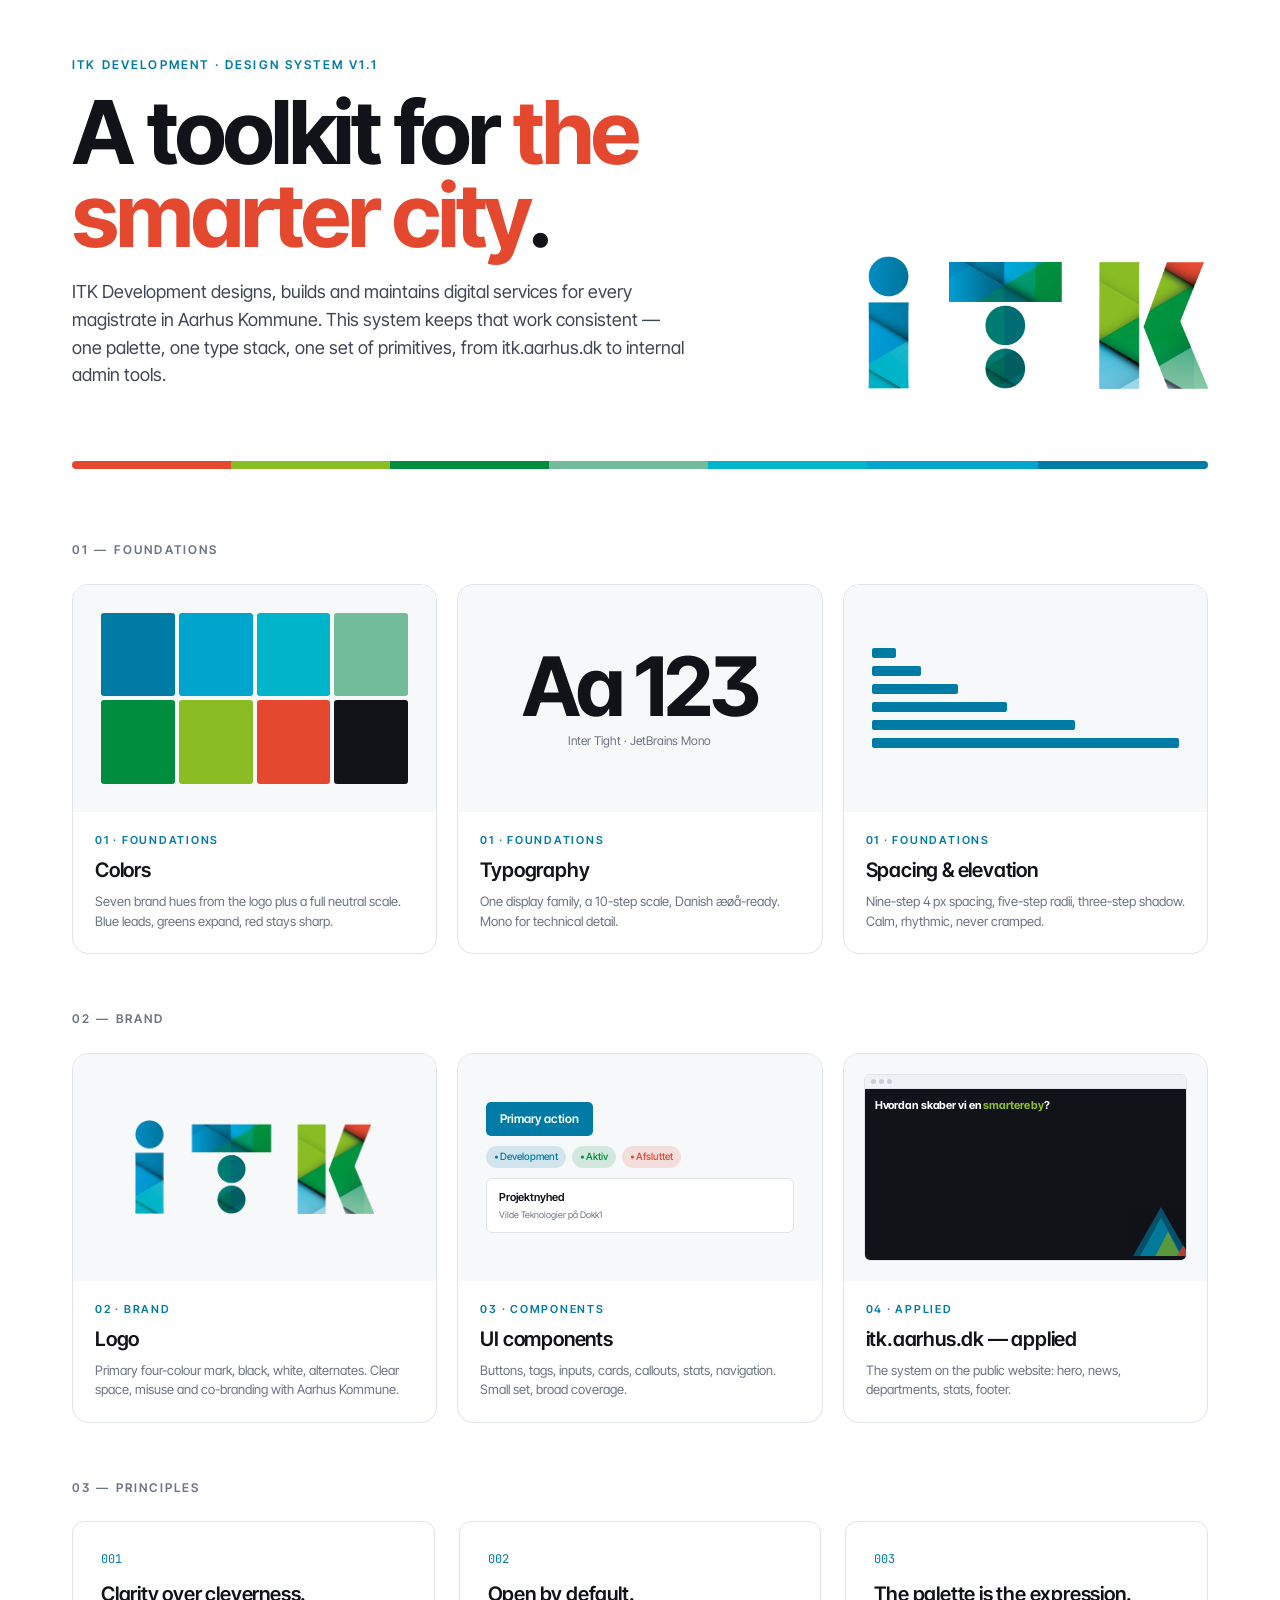
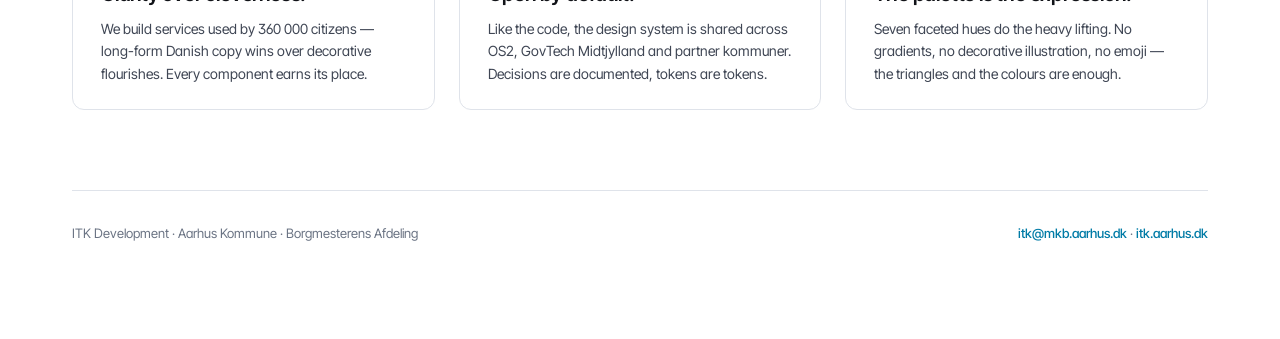
<file: index.html>
<!doctype html>
<html lang="en">
<head>
<meta charset="utf-8">
<title>ITK Development — Design System</title>
<link href="https://fonts.googleapis.com/css2?family=Inter+Tight:wght@400;500;600;700&family=JetBrains+Mono:wght@400;500&display=swap" rel="stylesheet">
<link rel="stylesheet" href="tokens.css">
<style>
  body { background: var(--itk-paper); }
  .shell { max-width: 1200px; margin: 0 auto; padding: 56px 32px 96px; }

  /* Masthead */
  .mast { display: grid; grid-template-columns: 1fr 380px; gap: 40px; margin-bottom: 72px; align-items: end; }
  .mast .eye { font-size: 12px; letter-spacing: 0.18em; text-transform: uppercase; color: var(--itk-blue); font-weight: 600; }
  .mast h1 { font-size: 88px; line-height: 0.95; letter-spacing: -0.035em; font-weight: 700; margin: 16px 0 20px; max-width: 820px; }
  .mast h1 em { font-style: normal; color: var(--itk-red); }
  .mast p { font-size: 18px; color: var(--itk-slate-700); max-width: 620px; line-height: 1.55; margin: 0; }
  .mast .logomark { display: flex; align-items: center; justify-content: flex-end; }
  .mast .logomark img { max-width: 100%; }

  /* Rainbow divider */
  .rainbow { height: 8px; border-radius: 999px; margin: 0 0 72px;
    background: linear-gradient(to right,
      var(--itk-red) 0 14%,
      var(--itk-lime) 14% 28%,
      var(--itk-green) 28% 42%,
      var(--itk-mint) 42% 56%,
      var(--itk-aqua) 56% 70%,
      var(--itk-cyan) 70% 85%,
      var(--itk-blue) 85% 100%);
  }

  /* Index grid */
  h2.sec { font-size: 12px; letter-spacing: 0.18em; text-transform: uppercase; color: var(--itk-slate-500); font-weight: 600; margin: 56px 0 24px; }
  .cards { display: grid; grid-template-columns: repeat(3, 1fr); gap: 20px; }
  .dcard { border: 1px solid var(--itk-slate-200); border-radius: 16px; overflow: hidden; text-decoration: none; color: inherit; display: flex; flex-direction: column; background: #fff; transition: transform .18s, box-shadow .18s, border-color .18s; }
  .dcard:hover { transform: translateY(-2px); box-shadow: var(--itk-shadow-2); border-color: var(--itk-slate-300); }
  .dcard .preview { aspect-ratio: 16/10; position: relative; overflow: hidden; background: var(--itk-slate-50); display: flex; align-items: center; justify-content: center; padding: 28px; }
  .dcard .meta { padding: 20px 22px 22px; }
  .dcard .idx { font-size: 11px; letter-spacing: 0.16em; text-transform: uppercase; color: var(--itk-blue); font-weight: 600; }
  .dcard h3 { font-size: 20px; margin: 6px 0 6px; letter-spacing: -0.01em; font-weight: 600; }
  .dcard p { font-size: 13px; color: var(--itk-slate-500); margin: 0; line-height: 1.5; }

  /* Preview miniatures */
  .mini-palette { display: grid; grid-template-columns: repeat(4, 1fr); grid-template-rows: repeat(2, 1fr); gap: 4px; width: 100%; height: 100%; }
  .mini-palette div { border-radius: 3px; }
  .mini-type { text-align: center; font-family: var(--itk-font-display); }
  .mini-type .big { font-size: 82px; font-weight: 700; letter-spacing: -0.04em; line-height: 1; color: var(--itk-ink); }
  .mini-type .alpha { font-size: 12px; color: var(--itk-slate-500); margin-top: 4px; }
  .mini-space { display: flex; flex-direction: column; gap: 8px; width: 100%; }
  .mini-space .r { height: 10px; background: var(--itk-blue); border-radius: 2px; }
  .mini-space .r:nth-child(1) { width: 8%; }
  .mini-space .r:nth-child(2) { width: 16%; }
  .mini-space .r:nth-child(3) { width: 28%; }
  .mini-space .r:nth-child(4) { width: 44%; }
  .mini-space .r:nth-child(5) { width: 66%; }
  .mini-space .r:nth-child(6) { width: 100%; }
  .mini-logo { max-width: 80%; max-height: 80%; }
  .mini-comp { display: flex; flex-direction: column; gap: 10px; align-items: flex-start; width: 100%; }
  .mini-comp .btn { background: var(--itk-blue); color: #fff; padding: 8px 14px; border-radius: 5px; font-size: 12px; font-weight: 600; }
  .mini-comp .chips { display: flex; gap: 6px; }
  .mini-comp .chip { padding: 3px 8px; border-radius: 999px; font-size: 10px; font-weight: 500; }
  .mini-comp .chip.g { background: rgba(0,141,61,0.15); color: var(--itk-green); }
  .mini-comp .chip.b { background: rgba(0,123,166,0.15); color: var(--itk-blue); }
  .mini-comp .chip.r { background: rgba(228,73,48,0.15); color: var(--itk-red); }
  .mini-comp .card { width: 100%; padding: 10px 12px; border: 1px solid var(--itk-slate-200); border-radius: 6px; background: #fff; }
  .mini-comp .card .t { font-size: 11px; font-weight: 600; }
  .mini-comp .card .s { font-size: 9px; color: var(--itk-slate-500); margin-top: 2px; }
  .mini-site { background: #fff; border: 1px solid var(--itk-slate-200); border-radius: 6px; width: 100%; height: 100%; overflow: hidden; display: flex; flex-direction: column; }
  .mini-site .bar { height: 14px; background: var(--itk-slate-100); border-bottom: 1px solid var(--itk-slate-200); display: flex; align-items: center; padding: 0 6px; gap: 3px; }
  .mini-site .bar span { width: 5px; height: 5px; border-radius: 50%; background: var(--itk-slate-300); }
  .mini-site .inner { flex: 1; padding: 10px; background: var(--itk-ink); color: #fff; position: relative; overflow: hidden; }
  .mini-site .inner h { display: block; font-size: 11px; font-weight: 700; line-height: 1.1; letter-spacing: -0.01em; }
  .mini-site .inner h em { font-style: normal; color: var(--itk-lime); }
  .mini-site .tri { position: absolute; bottom: -10px; right: -10px; width: 70px; height: 70px; opacity: 0.85; }

  /* Principles */
  .principles { display: grid; grid-template-columns: repeat(3, 1fr); gap: 24px; }
  .prin { padding: 28px 28px 24px; border: 1px solid var(--itk-slate-200); border-radius: 12px; }
  .prin .n { font-family: var(--itk-font-mono); font-size: 12px; color: var(--itk-blue); }
  .prin h4 { font-size: 20px; margin: 10px 0 8px; letter-spacing: -0.01em; font-weight: 600; }
  .prin p { font-size: 14px; color: var(--itk-slate-700); line-height: 1.6; margin: 0; }

  /* Meta footer */
  .meta-foot { margin-top: 80px; padding-top: 32px; border-top: 1px solid var(--itk-slate-200); display: flex; justify-content: space-between; font-size: 13px; color: var(--itk-slate-500); }
  .meta-foot a { color: var(--itk-blue); text-decoration: none; font-weight: 500; }
</style>
</head>
<body>

<div class="shell">

  <div class="mast">
    <div>
      <div class="eye">ITK Development · Design System v1.1</div>
      <h1>A toolkit for <em>the smarter city</em>.</h1>
      <p>ITK Development designs, builds and maintains digital services for every magistrate in Aarhus Kommune. This system keeps that work consistent — one palette, one type stack, one set of primitives, from itk.aarhus.dk to internal admin tools.</p>
    </div>
    <div class="logomark">
      <img src="assets/logos/itk-4f-1.png" alt="ITK primary logo" style="max-width: 340px;">
    </div>
  </div>

  <div class="rainbow"></div>

  <h2 class="sec">01 — Foundations</h2>
  <div class="cards">
    <a class="dcard" href="tokens/colors.html">
      <div class="preview">
        <div class="mini-palette">
          <div style="background: var(--itk-blue)"></div>
          <div style="background: var(--itk-cyan)"></div>
          <div style="background: var(--itk-aqua)"></div>
          <div style="background: var(--itk-mint)"></div>
          <div style="background: var(--itk-green)"></div>
          <div style="background: var(--itk-lime)"></div>
          <div style="background: var(--itk-red)"></div>
          <div style="background: var(--itk-ink)"></div>
        </div>
      </div>
      <div class="meta">
        <div class="idx">01 · Foundations</div>
        <h3>Colors</h3>
        <p>Seven brand hues from the logo plus a full neutral scale. Blue leads, greens expand, red stays sharp.</p>
      </div>
    </a>

    <a class="dcard" href="tokens/typography.html">
      <div class="preview">
        <div class="mini-type">
          <div class="big">Aa 123</div>
          <div class="alpha">Inter Tight · JetBrains Mono</div>
        </div>
      </div>
      <div class="meta">
        <div class="idx">01 · Foundations</div>
        <h3>Typography</h3>
        <p>One display family, a 10-step scale, Danish æøå-ready. Mono for technical detail.</p>
      </div>
    </a>

    <a class="dcard" href="tokens/spacing.html">
      <div class="preview">
        <div class="mini-space">
          <div class="r"></div><div class="r"></div><div class="r"></div>
          <div class="r"></div><div class="r"></div><div class="r"></div>
        </div>
      </div>
      <div class="meta">
        <div class="idx">01 · Foundations</div>
        <h3>Spacing &amp; elevation</h3>
        <p>Nine-step 4&thinsp;px spacing, five-step radii, three-step shadow. Calm, rhythmic, never cramped.</p>
      </div>
    </a>
  </div>

  <h2 class="sec">02 — Brand</h2>
  <div class="cards">
    <a class="dcard" href="tokens/logo.html">
      <div class="preview" style="padding: 32px;">
        <img class="mini-logo" src="assets/logos/itk-4f-1.png" alt="">
      </div>
      <div class="meta">
        <div class="idx">02 · Brand</div>
        <h3>Logo</h3>
        <p>Primary four-colour mark, black, white, alternates. Clear space, misuse and co-branding with Aarhus Kommune.</p>
      </div>
    </a>

    <a class="dcard" href="tokens/components.html">
      <div class="preview">
        <div class="mini-comp">
          <div class="btn">Primary action</div>
          <div class="chips">
            <div class="chip b">• Development</div>
            <div class="chip g">• Aktiv</div>
            <div class="chip r">• Afsluttet</div>
          </div>
          <div class="card">
            <div class="t">Projektnyhed</div>
            <div class="s">Vilde Teknologier på Dokk1</div>
          </div>
        </div>
      </div>
      <div class="meta">
        <div class="idx">03 · Components</div>
        <h3>UI components</h3>
        <p>Buttons, tags, inputs, cards, callouts, stats, navigation. Small set, broad coverage.</p>
      </div>
    </a>

    <a class="dcard" href="examples/website.html">
      <div class="preview" style="padding: 20px;">
        <div class="mini-site">
          <div class="bar"><span></span><span></span><span></span></div>
          <div class="inner">
            <h>Hvordan skaber vi en <em>smartere by</em>?</h>
            <svg class="tri" viewBox="0 0 100 100">
              <polygon points="50,10 90,80 10,80" fill="#007BA6" opacity=".7"/>
              <polygon points="50,25 80,80 20,80" fill="#00A5CD" opacity=".65"/>
              <polygon points="60,45 78,80 42,80" fill="#89BD23" opacity=".75"/>
              <polygon points="82,65 92,80 72,80" fill="#E44930" opacity=".85"/>
            </svg>
          </div>
        </div>
      </div>
      <div class="meta">
        <div class="idx">04 · Applied</div>
        <h3>itk.aarhus.dk — applied</h3>
        <p>The system on the public website: hero, news, departments, stats, footer.</p>
      </div>
    </a>
  </div>

  <h2 class="sec">03 — Principles</h2>
  <div class="principles">
    <div class="prin">
      <div class="n">001</div>
      <h4>Clarity over cleverness.</h4>
      <p>We build services used by 360 000 citizens — long-form Danish copy wins over decorative flourishes. Every component earns its place.</p>
    </div>
    <div class="prin">
      <div class="n">002</div>
      <h4>Open by default.</h4>
      <p>Like the code, the design system is shared across OS2, GovTech Midtjylland and partner kommuner. Decisions are documented, tokens are tokens.</p>
    </div>
    <div class="prin">
      <div class="n">003</div>
      <h4>The palette is the expression.</h4>
      <p>Seven faceted hues do the heavy lifting. No gradients, no decorative illustration, no emoji — the triangles and the colours are enough.</p>
    </div>
  </div>

  <div class="meta-foot">
    <div>ITK Development · Aarhus Kommune · Borgmesterens Afdeling</div>
    <div><a href="mailto:itk@mkb.aarhus.dk">itk@mkb.aarhus.dk</a> · <a href="https://itk.aarhus.dk">itk.aarhus.dk</a></div>
  </div>
</div>

</body>
</html>
</file>
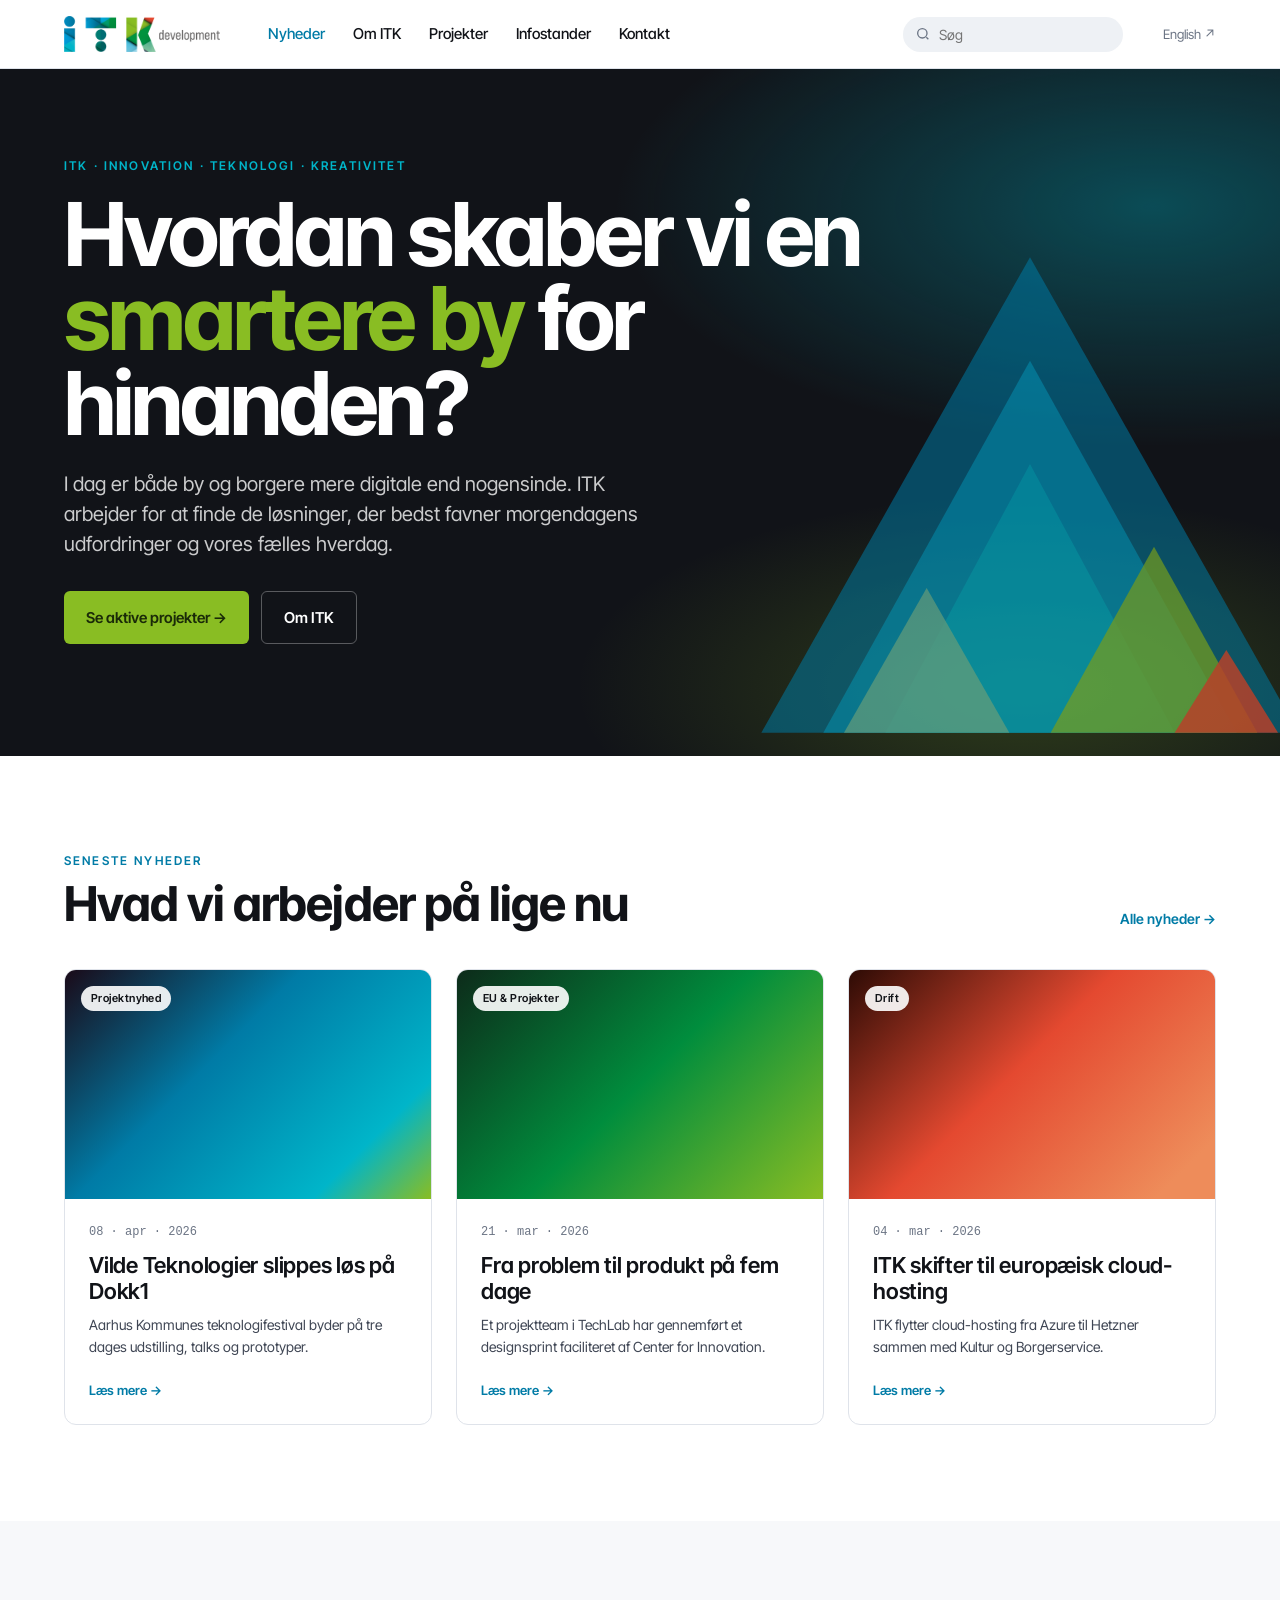
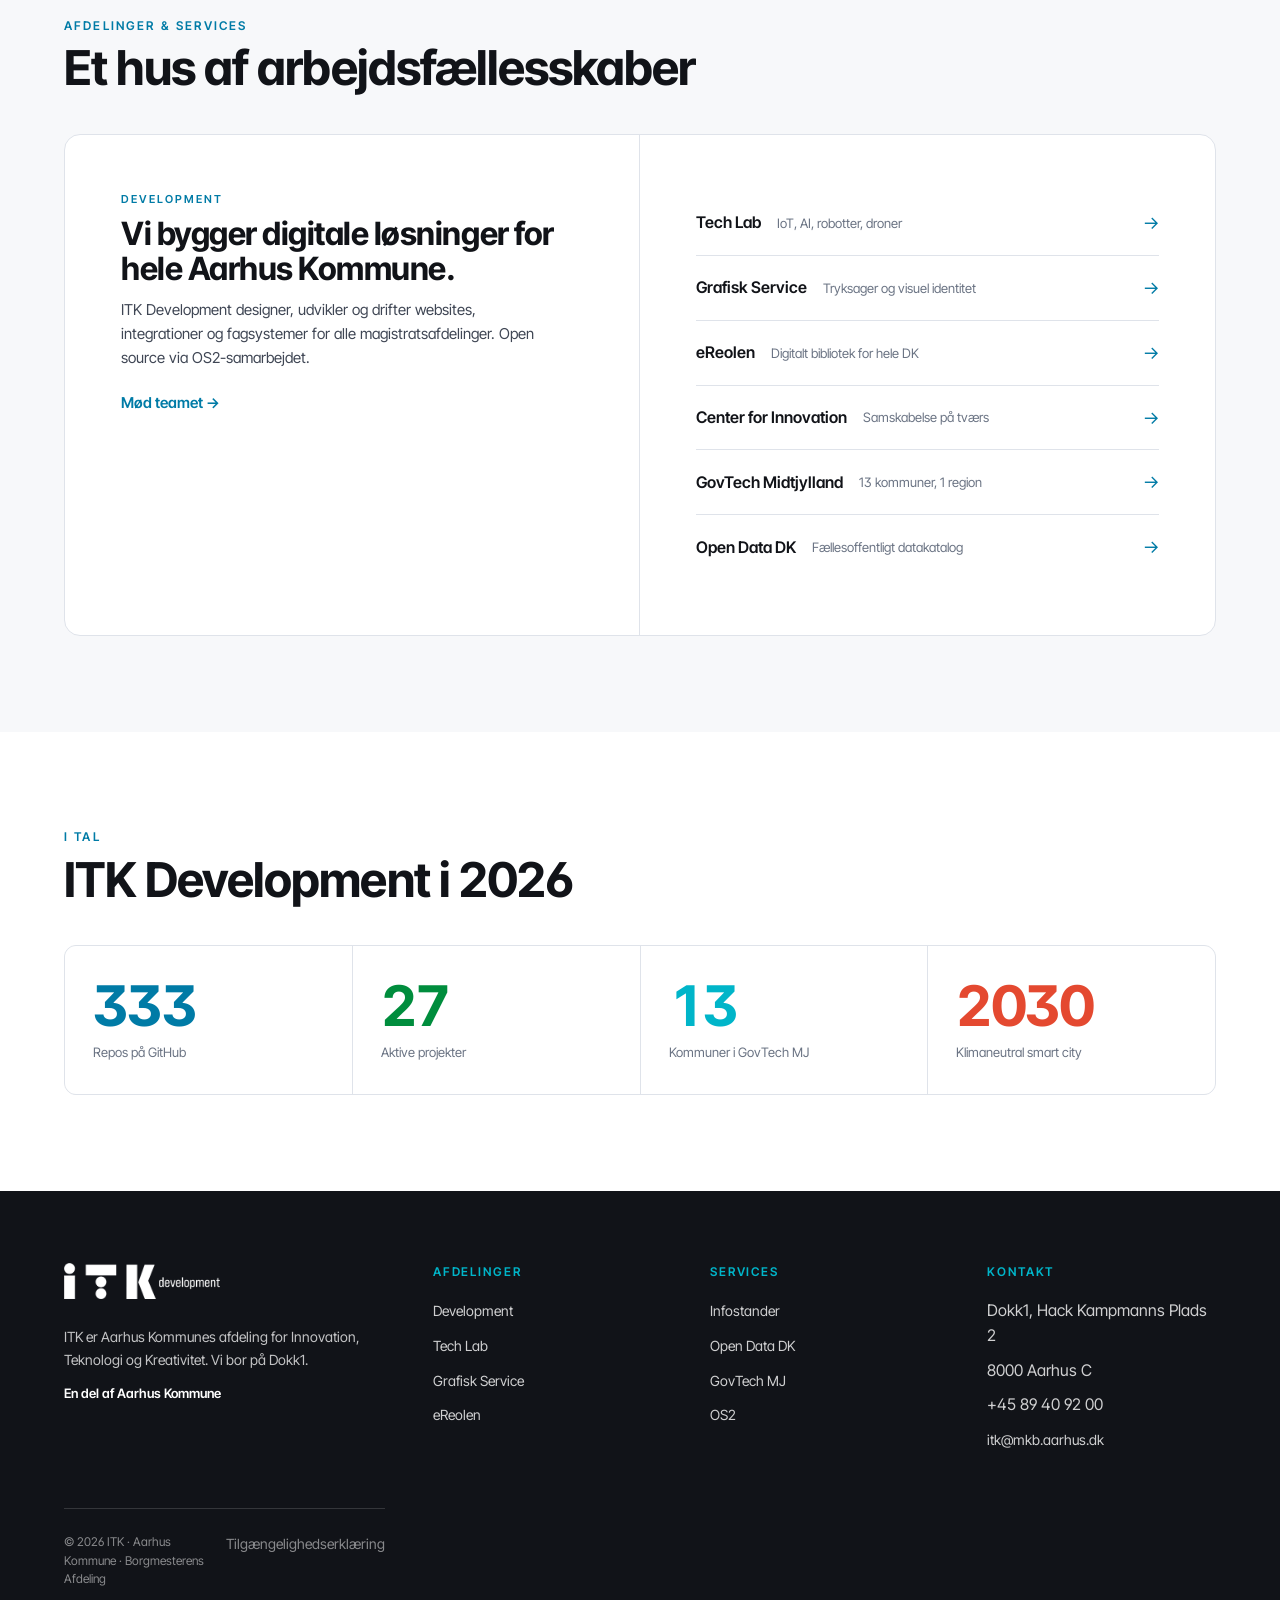
<file: examples/website.html>
<!doctype html>
<html lang="da">
<head>
<meta charset="utf-8">
<meta name="robots" content="noindex,nofollow">
<title>ITK Aarhus — itk.aarhus.dk applied</title>
<link href="https://fonts.googleapis.com/css2?family=Inter+Tight:wght@400;500;600;700&display=swap" rel="stylesheet">
<link rel="stylesheet" href="../tokens.css">
<style>
  body { background: var(--itk-paper); }
  .wrap { max-width: 1200px; margin: 0 auto; padding: 0 24px; }

  /* Header */
  header { border-bottom: 1px solid var(--itk-slate-200); padding: 16px 0; background: #fff; position: sticky; top: 0; z-index: 10; }
  header .wrap { display: flex; align-items: center; gap: 40px; }
  header img { height: 40px; }
  header nav { display: flex; gap: 28px; margin-left: 8px; }
  header nav a { color: var(--itk-ink); text-decoration: none; font-weight: 500; font-size: 15px; }
  header nav a.active { color: var(--itk-blue); }
  header .spacer { flex: 1; }
  header .lang { font-size: 13px; color: var(--itk-slate-500); text-decoration: none; }
  header .search { background: var(--itk-slate-100); border: 0; padding: 9px 14px 9px 36px; border-radius: var(--itk-radius-pill); font-family: inherit; font-size: 14px; width: 220px;
    background-image: url("data:image/svg+xml;utf8,<svg xmlns='http://www.w3.org/2000/svg' viewBox='0 0 24 24' fill='none' stroke='%236b7484' stroke-width='2'><circle cx='11' cy='11' r='7'/><path d='m20 20-3-3'/></svg>"); background-repeat: no-repeat; background-position: 12px center; background-size: 16px;
  }

  /* Hero */
  .hero { position: relative; overflow: hidden; background: var(--itk-ink); color: #fff; border-radius: 0; margin-bottom: 0; }
  .hero-inner { max-width: 1200px; margin: 0 auto; padding: 88px 24px 112px; position: relative; z-index: 2; }
  .hero .kicker { font-size: 12px; letter-spacing: 0.18em; text-transform: uppercase; color: var(--itk-aqua); font-weight: 600; }
  .hero h1 { font-size: 88px; line-height: 0.96; letter-spacing: -0.035em; font-weight: 700; margin: 16px 0 24px; max-width: 920px; }
  .hero h1 em { font-style: normal; color: var(--itk-lime); }
  .hero p { font-size: 20px; max-width: 600px; line-height: 1.5; color: rgba(255,255,255,0.78); margin: 0 0 32px; }
  .hero .cta-row { display: flex; gap: 12px; }
  .hero-btn { display: inline-flex; align-items: center; gap: 8px; padding: 14px 22px; border-radius: 6px; font-weight: 600; font-size: 15px; text-decoration: none; }
  .hero-btn.primary { background: var(--itk-lime); color: #1a2a08; }
  .hero-btn.secondary { background: transparent; color: #fff; border: 1px solid rgba(255,255,255,0.3); }
  /* abstract triangle composition */
  .hero::before { content:""; position: absolute; inset: 0;
    background:
      radial-gradient(ellipse 60% 50% at 90% 20%, rgba(0,181,201,0.35), transparent 70%),
      radial-gradient(ellipse 50% 40% at 80% 90%, rgba(137,189,35,0.25), transparent 70%);
  }
  .hero svg.tri { position: absolute; right: -60px; bottom: -80px; width: 620px; height: 620px; opacity: 0.9; z-index: 1; }

  /* Section header */
  section { padding: 96px 0; }
  section.alt { background: var(--itk-slate-50); }
  .shead { display: flex; justify-content: space-between; align-items: flex-end; margin-bottom: 40px; gap: 32px; }
  .shead .k { font-size: 12px; letter-spacing: 0.18em; text-transform: uppercase; color: var(--itk-blue); font-weight: 600; }
  .shead h2 { font-size: 48px; line-height: 1.05; letter-spacing: -0.02em; font-weight: 700; margin: 8px 0 0; max-width: 640px; }
  .shead .rt { font-size: 14px; color: var(--itk-slate-500); }
  .shead .rt a { color: var(--itk-blue); text-decoration: none; font-weight: 600; }

  /* News grid */
  .news { display: grid; grid-template-columns: repeat(3, 1fr); gap: 24px; }
  .ncard { background: #fff; border-radius: 12px; overflow: hidden; border: 1px solid var(--itk-slate-200); text-decoration: none; color: inherit; display: flex; flex-direction: column; transition: transform .2s, box-shadow .2s; }
  .ncard:hover { transform: translateY(-2px); box-shadow: var(--itk-shadow-2); }
  .ncard .img { aspect-ratio: 16/10; position: relative; overflow: hidden; }
  .ncard .img::before { content:""; position: absolute; inset: 0; }
  .n1 .img::before { background: linear-gradient(135deg, #1a0a18 0%, var(--itk-blue) 40%, var(--itk-aqua) 80%, var(--itk-lime) 100%); }
  .n2 .img::before { background: linear-gradient(135deg, #0d2b1a 0%, var(--itk-green) 50%, var(--itk-lime) 100%); }
  .n3 .img::before { background: linear-gradient(135deg, #2d0b05 0%, var(--itk-red) 45%, #ee8c5a 90%); }
  .ncard .tag { position: absolute; top: 16px; left: 16px; background: rgba(255,255,255,0.9); color: var(--itk-ink); padding: 4px 10px; border-radius: var(--itk-radius-pill); font-size: 11px; font-weight: 600; letter-spacing: 0.04em; z-index: 2; }
  .ncard .body { padding: 24px; flex: 1; display: flex; flex-direction: column; gap: 10px; }
  .ncard .date { font-size: 12px; color: var(--itk-slate-500); font-family: var(--itk-font-mono); }
  .ncard h3 { font-size: 22px; line-height: 1.2; letter-spacing: -0.01em; font-weight: 600; margin: 0; }
  .ncard p { font-size: 14px; color: var(--itk-slate-700); line-height: 1.55; margin: 0; }
  .ncard .more { margin-top: auto; font-size: 13px; color: var(--itk-blue); font-weight: 600; padding-top: 12px; }

  /* Departments band */
  .dep-band { display: grid; grid-template-columns: 1fr 1fr; gap: 0; background: #fff; border: 1px solid var(--itk-slate-200); border-radius: 16px; overflow: hidden; }
  .dep-band > * { padding: 56px; border-right: 1px solid var(--itk-slate-200); }
  .dep-band > *:last-child { border-right: 0; }
  .dep-band .eye { font-size: 11px; letter-spacing: 0.18em; text-transform: uppercase; color: var(--itk-blue); font-weight: 600; }
  .dep-band h3 { font-size: 32px; line-height: 1.1; letter-spacing: -0.015em; font-weight: 700; margin: 8px 0 12px; }
  .dep-band p { font-size: 15px; color: var(--itk-slate-700); line-height: 1.6; margin: 0 0 20px; max-width: 420px; }
  .dep-list { list-style: none; margin: 0; display: flex; flex-direction: column; gap: 0; }
  .dep-list li { padding: 18px 0; border-bottom: 1px solid var(--itk-slate-200); display: flex; justify-content: space-between; align-items: center; gap: 16px; }
  .dep-list li:last-child { border-bottom: 0; }
  .dep-list .name { font-weight: 600; font-size: 16px; }
  .dep-list .desc { font-size: 13px; color: var(--itk-slate-500); flex: 1; }
  .dep-list .arrow { color: var(--itk-blue); font-size: 18px; }

  /* Projects stat strip */
  .stat-strip { display: grid; grid-template-columns: repeat(4, 1fr); gap: 1px; background: var(--itk-slate-200); border: 1px solid var(--itk-slate-200); border-radius: 12px; overflow: hidden; }
  .stat-strip .st { background: #fff; padding: 32px 28px; }
  .stat-strip .st .n { font-size: 56px; letter-spacing: -0.03em; font-weight: 700; line-height: 1; font-variant-numeric: tabular-nums; }
  .stat-strip .st .l { font-size: 13px; color: var(--itk-slate-500); margin-top: 8px; }
  .stat-strip .st:nth-child(1) .n { color: var(--itk-blue); }
  .stat-strip .st:nth-child(2) .n { color: var(--itk-green); }
  .stat-strip .st:nth-child(3) .n { color: var(--itk-aqua); }
  .stat-strip .st:nth-child(4) .n { color: var(--itk-red); }

  /* Footer */
  footer { background: var(--itk-ink); color: rgba(255,255,255,0.8); padding: 72px 0 32px; }
  footer .wrap { display: grid; grid-template-columns: 1.4fr 1fr 1fr 1fr; gap: 48px; }
  footer img.logo { height: 40px; margin-bottom: 20px; }
  footer h4 { font-size: 12px; letter-spacing: 0.16em; text-transform: uppercase; color: var(--itk-aqua); font-weight: 600; margin: 0 0 16px; }
  footer ul { list-style: none; margin: 0; padding: 0; display: flex; flex-direction: column; gap: 10px; }
  footer a { color: rgba(255,255,255,0.8); text-decoration: none; font-size: 14px; }
  footer a:hover { color: #fff; }
  footer .bottom { margin-top: 56px; padding-top: 24px; border-top: 1px solid rgba(255,255,255,0.15); display: flex; justify-content: space-between; font-size: 12px; color: rgba(255,255,255,0.5); }
  footer .co { display: flex; align-items: center; gap: 12px; margin-top: 12px; font-size: 13px; color: rgba(255,255,255,0.6); }
  footer .co strong { color: #fff; font-weight: 600; }
</style>
</head>
<body>

<header>
  <div class="wrap">
    <img src="../assets/logos/itk-dev-4f.png" alt="ITK Development" style="height: 36px;">
    <nav>
      <a href="#" class="active">Nyheder</a>
      <a href="#">Om ITK</a>
      <a href="#">Projekter</a>
      <a href="#">Infostander</a>
      <a href="#">Kontakt</a>
    </nav>
    <div class="spacer"></div>
    <input class="search" placeholder="Søg">
    <a href="#" class="lang">English ↗</a>
  </div>
</header>

<div class="hero">
  <div class="hero-inner">
    <div class="kicker">ITK · Innovation · Teknologi · Kreativitet</div>
    <h1>Hvordan skaber vi en <em>smartere by</em> for hinanden?</h1>
    <p>I dag er både by og borgere mere digitale end nogensinde. ITK arbejder for at finde de løsninger, der bedst favner morgendagens udfordringer og vores fælles hverdag.</p>
    <div class="cta-row">
      <a href="#" class="hero-btn primary">Se aktive projekter →</a>
      <a href="#" class="hero-btn secondary">Om ITK</a>
    </div>
  </div>
  <svg class="tri" viewBox="0 0 600 600" xmlns="http://www.w3.org/2000/svg">
    <g opacity="0.85">
      <polygon points="300,40 560,500 40,500" fill="#007BA6" opacity="0.7"/>
      <polygon points="300,140 500,500 100,500" fill="#00A5CD" opacity="0.65"/>
      <polygon points="300,240 440,500 160,500" fill="#00B5C9" opacity="0.6"/>
      <polygon points="200,360 280,500 120,500" fill="#73BC99" opacity="0.75"/>
      <polygon points="420,320 520,500 320,500" fill="#89BD23" opacity="0.75"/>
      <polygon points="490,420 540,500 440,500" fill="#E44930" opacity="0.85"/>
    </g>
  </svg>
</div>

<section>
  <div class="wrap">
    <div class="shead">
      <div>
        <div class="k">Seneste nyheder</div>
        <h2>Hvad vi arbejder på lige nu</h2>
      </div>
      <div class="rt"><a href="#">Alle nyheder →</a></div>
    </div>
    <div class="news">
      <a class="ncard n1" href="#">
        <div class="img"><span class="tag">Projektnyhed</span></div>
        <div class="body">
          <div class="date">08 · apr · 2026</div>
          <h3>Vilde Teknologier slippes løs på Dokk1</h3>
          <p>Aarhus Kommunes teknologifestival byder på tre dages udstilling, talks og prototyper.</p>
          <div class="more">Læs mere →</div>
        </div>
      </a>
      <a class="ncard n2" href="#">
        <div class="img"><span class="tag">EU &amp; Projekter</span></div>
        <div class="body">
          <div class="date">21 · mar · 2026</div>
          <h3>Fra problem til produkt på fem dage</h3>
          <p>Et projektteam i TechLab har gennemført et designsprint faciliteret af Center for Innovation.</p>
          <div class="more">Læs mere →</div>
        </div>
      </a>
      <a class="ncard n3" href="#">
        <div class="img"><span class="tag">Drift</span></div>
        <div class="body">
          <div class="date">04 · mar · 2026</div>
          <h3>ITK skifter til europæisk cloud-hosting</h3>
          <p>ITK flytter cloud-hosting fra Azure til Hetzner sammen med Kultur og Borgerservice.</p>
          <div class="more">Læs mere →</div>
        </div>
      </a>
    </div>
  </div>
</section>

<section class="alt">
  <div class="wrap">
    <div class="shead">
      <div>
        <div class="k">Afdelinger &amp; services</div>
        <h2>Et hus af arbejdsfællesskaber</h2>
      </div>
    </div>
    <div class="dep-band">
      <div>
        <div class="eye">Development</div>
        <h3>Vi bygger digitale løsninger for hele Aarhus Kommune.</h3>
        <p>ITK Development designer, udvikler og drifter websites, integrationer og fagsystemer for alle magistratsafdelinger. Open source via OS2-samarbejdet.</p>
        <a href="#" style="color: var(--itk-blue); font-weight: 600; text-decoration: none; font-size: 15px">Mød teamet →</a>
      </div>
      <ul class="dep-list">
        <li><span class="name">Tech Lab</span><span class="desc">IoT, AI, robotter, droner</span><span class="arrow">→</span></li>
        <li><span class="name">Grafisk Service</span><span class="desc">Tryksager og visuel identitet</span><span class="arrow">→</span></li>
        <li><span class="name">eReolen</span><span class="desc">Digitalt bibliotek for hele DK</span><span class="arrow">→</span></li>
        <li><span class="name">Center for Innovation</span><span class="desc">Samskabelse på tværs</span><span class="arrow">→</span></li>
        <li><span class="name">GovTech Midtjylland</span><span class="desc">13 kommuner, 1 region</span><span class="arrow">→</span></li>
        <li><span class="name">Open Data DK</span><span class="desc">Fællesoffentligt datakatalog</span><span class="arrow">→</span></li>
      </ul>
    </div>
  </div>
</section>

<section>
  <div class="wrap">
    <div class="shead">
      <div>
        <div class="k">I tal</div>
        <h2>ITK Development i 2026</h2>
      </div>
    </div>
    <div class="stat-strip">
      <div class="st"><div class="n">333</div><div class="l">Repos på GitHub</div></div>
      <div class="st"><div class="n">27</div><div class="l">Aktive projekter</div></div>
      <div class="st"><div class="n">13</div><div class="l">Kommuner i GovTech MJ</div></div>
      <div class="st"><div class="n">2030</div><div class="l">Klimaneutral smart city</div></div>
    </div>
  </div>
</section>

<footer>
  <div class="wrap">
    <div>
      <img src="../assets/logos/itk-dev-hvid.png" alt="ITK Development" class="logo" style="height: 36px;">
      <p style="font-size:14px; line-height:1.6; margin: 0; max-width: 320px; color: rgba(255,255,255,0.75)">ITK er Aarhus Kommunes afdeling for Innovation, Teknologi og Kreativitet. Vi bor på Dokk1.</p>
      <div class="co">
        <strong>En del af Aarhus Kommune</strong>
      </div>
    </div>
    <div>
      <h4>Afdelinger</h4>
      <ul>
        <li><a href="#">Development</a></li>
        <li><a href="#">Tech Lab</a></li>
        <li><a href="#">Grafisk Service</a></li>
        <li><a href="#">eReolen</a></li>
      </ul>
    </div>
    <div>
      <h4>Services</h4>
      <ul>
        <li><a href="#">Infostander</a></li>
        <li><a href="#">Open Data DK</a></li>
        <li><a href="#">GovTech MJ</a></li>
        <li><a href="#">OS2</a></li>
      </ul>
    </div>
    <div>
      <h4>Kontakt</h4>
      <ul>
        <li>Dokk1, Hack Kampmanns Plads 2</li>
        <li>8000 Aarhus C</li>
        <li>+45 89 40 92 00</li>
        <li><a href="mailto:itk@mkb.aarhus.dk">itk@mkb.aarhus.dk</a></li>
      </ul>
    </div>
  </div>
  <div class="wrap">
    <div class="bottom">
      <div>© 2026 ITK · Aarhus Kommune · Borgmesterens Afdeling</div>
      <div><a href="#" style="color: rgba(255,255,255,0.5)">Tilgængelighedserklæring</a></div>
    </div>
  </div>
</footer>

</body>
</html>
</file>
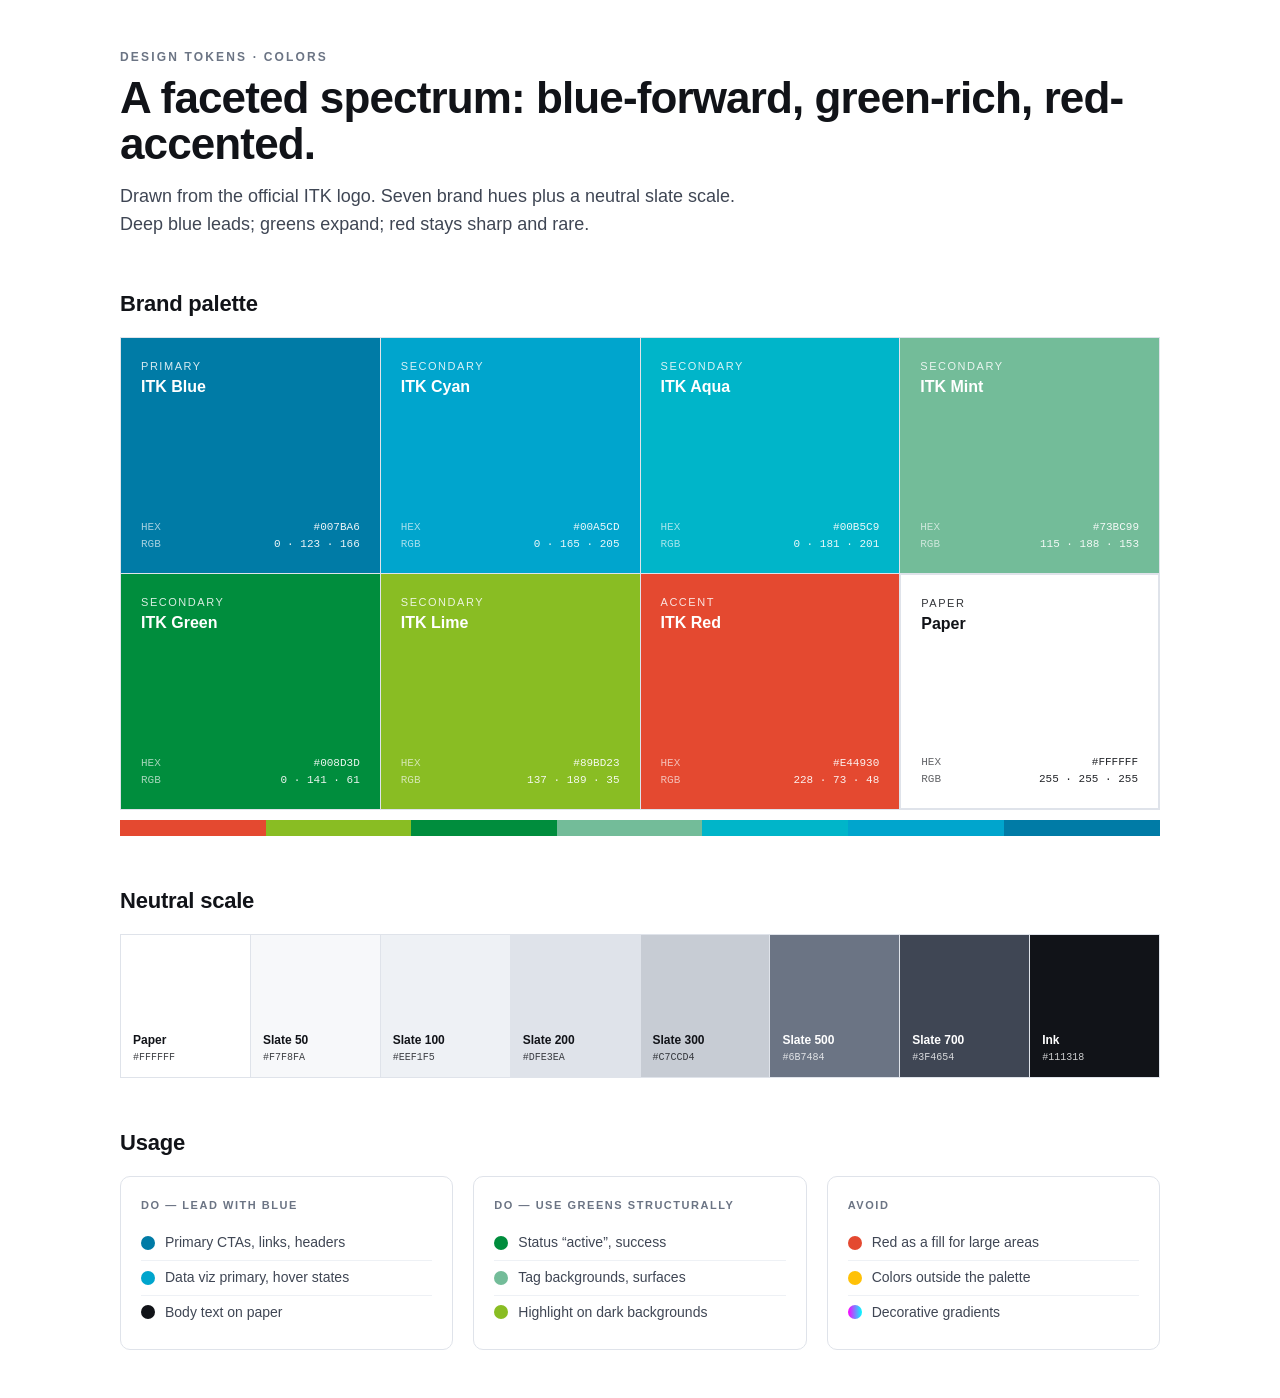
<file: tokens/colors.html>
<!doctype html>
<html lang="en">
<head>
<meta charset="utf-8">
<title>Colors — ITK Design System</title>
<link rel="stylesheet" href="../tokens.css">
<style>
  body { padding: 48px; background: var(--itk-paper); }
  .page { max-width: 1040px; margin: 0 auto; }
  .eyebrow { font-size: 12px; letter-spacing: 0.18em; text-transform: uppercase; color: var(--itk-slate-500); font-weight: 600; }
  h1 { font-size: 44px; line-height: 1.05; margin: 8px 0 16px; letter-spacing: -0.02em; font-weight: 700; }
  p.lede { font-size: 18px; color: var(--itk-slate-700); max-width: 640px; margin: 0 0 40px; }
  h2 { font-size: 22px; margin: 48px 0 16px; font-weight: 600; letter-spacing: -0.01em; }

  /* Primary palette grid */
  .palette { display: grid; grid-template-columns: repeat(4, 1fr); gap: 1px; background: var(--itk-slate-200); border: 1px solid var(--itk-slate-200); }
  .swatch { background: var(--c); aspect-ratio: 1.1/1; padding: 20px; display: flex; flex-direction: column; justify-content: space-between; color: #fff; position: relative; }
  .swatch.ink-dark { color: var(--itk-ink); }
  .swatch .name { font-size: 16px; font-weight: 600; }
  .swatch .tag { font-size: 11px; letter-spacing: 0.14em; text-transform: uppercase; opacity: 0.85; font-weight: 500; }
  .swatch .codes { font-family: var(--itk-font-mono); font-size: 11px; line-height: 1.55; opacity: 0.92; }
  .swatch .codes div { display: flex; justify-content: space-between; gap: 12px; }
  .swatch .codes span:first-child { opacity: 0.7; }

  /* Neutral row */
  .neutrals { display: grid; grid-template-columns: repeat(8,1fr); gap: 1px; background: var(--itk-slate-200); border: 1px solid var(--itk-slate-200); }
  .n { background: var(--c); aspect-ratio: 1/1.1; padding: 12px; display: flex; flex-direction: column; justify-content: flex-end; color: #fff; }
  .n.ink-dark { color: var(--itk-ink); }
  .n .nm { font-size: 12px; font-weight: 600; }
  .n .hx { font-family: var(--itk-font-mono); font-size: 10px; opacity: 0.8; }

  /* Usage row */
  .usage { display: grid; grid-template-columns: 1fr 1fr 1fr; gap: 20px; }
  .ucard { border: 1px solid var(--itk-slate-200); border-radius: 10px; padding: 20px; }
  .ucard .hd { font-size: 11px; letter-spacing: 0.14em; text-transform: uppercase; color: var(--itk-slate-500); font-weight: 600; margin-bottom: 12px; }
  .ucard ul { margin: 0; padding: 0; list-style: none; font-size: 14px; color: var(--itk-slate-700); }
  .ucard li { padding: 6px 0; border-top: 1px solid var(--itk-slate-100); display: flex; gap: 10px; align-items: center; }
  .ucard li:first-child { border-top: 0; }
  .dot { width: 14px; height: 14px; border-radius: 50%; flex: none; }

  /* Gradient strip */
  .rainbow { height: 16px; margin-top: 10px;
    background: linear-gradient(to right, var(--itk-red) 0%, var(--itk-red) 14%, var(--itk-lime) 14%, var(--itk-lime) 28%, var(--itk-green) 28%, var(--itk-green) 42%, var(--itk-mint) 42%, var(--itk-mint) 56%, var(--itk-aqua) 56%, var(--itk-aqua) 70%, var(--itk-cyan) 70%, var(--itk-cyan) 85%, var(--itk-blue) 85%, var(--itk-blue) 100%);
  }
</style>
</head>
<body>
<div class="page">
  <div class="eyebrow">Design tokens · Colors</div>
  <h1>A faceted spectrum: blue-forward, green-rich, red-accented.</h1>
  <p class="lede">Drawn from the official ITK logo. Seven brand hues plus a neutral slate scale. Deep blue leads; greens expand; red stays sharp and rare.</p>

  <h2>Brand palette</h2>
  <div class="palette">
    <div class="swatch" style="--c: var(--itk-blue);">
      <div><div class="tag">Primary</div><div class="name">ITK Blue</div></div>
      <div class="codes">
        <div><span>HEX</span><span>#007BA6</span></div>
        <div><span>RGB</span><span>0 · 123 · 166</span></div>
      </div>
    </div>
    <div class="swatch" style="--c: var(--itk-cyan);">
      <div><div class="tag">Secondary</div><div class="name">ITK Cyan</div></div>
      <div class="codes">
        <div><span>HEX</span><span>#00A5CD</span></div>
        <div><span>RGB</span><span>0 · 165 · 205</span></div>
      </div>
    </div>
    <div class="swatch" style="--c: var(--itk-aqua);">
      <div><div class="tag">Secondary</div><div class="name">ITK Aqua</div></div>
      <div class="codes">
        <div><span>HEX</span><span>#00B5C9</span></div>
        <div><span>RGB</span><span>0 · 181 · 201</span></div>
      </div>
    </div>
    <div class="swatch" style="--c: var(--itk-mint);">
      <div><div class="tag">Secondary</div><div class="name">ITK Mint</div></div>
      <div class="codes">
        <div><span>HEX</span><span>#73BC99</span></div>
        <div><span>RGB</span><span>115 · 188 · 153</span></div>
      </div>
    </div>
    <div class="swatch" style="--c: var(--itk-green);">
      <div><div class="tag">Secondary</div><div class="name">ITK Green</div></div>
      <div class="codes">
        <div><span>HEX</span><span>#008D3D</span></div>
        <div><span>RGB</span><span>0 · 141 · 61</span></div>
      </div>
    </div>
    <div class="swatch" style="--c: var(--itk-lime);">
      <div><div class="tag">Secondary</div><div class="name">ITK Lime</div></div>
      <div class="codes">
        <div><span>HEX</span><span>#89BD23</span></div>
        <div><span>RGB</span><span>137 · 189 · 35</span></div>
      </div>
    </div>
    <div class="swatch" style="--c: var(--itk-red);">
      <div><div class="tag">Accent</div><div class="name">ITK Red</div></div>
      <div class="codes">
        <div><span>HEX</span><span>#E44930</span></div>
        <div><span>RGB</span><span>228 · 73 · 48</span></div>
      </div>
    </div>
    <div class="swatch ink-dark" style="--c: var(--itk-paper); border: 1px solid var(--itk-slate-200);">
      <div><div class="tag">Paper</div><div class="name">Paper</div></div>
      <div class="codes">
        <div><span>HEX</span><span>#FFFFFF</span></div>
        <div><span>RGB</span><span>255 · 255 · 255</span></div>
      </div>
    </div>
  </div>
  <div class="rainbow" aria-hidden="true"></div>

  <h2>Neutral scale</h2>
  <div class="neutrals">
    <div class="n ink-dark" style="--c: var(--itk-paper);"><div><div class="nm">Paper</div><div class="hx">#FFFFFF</div></div></div>
    <div class="n ink-dark" style="--c: var(--itk-slate-50);"><div><div class="nm">Slate 50</div><div class="hx">#F7F8FA</div></div></div>
    <div class="n ink-dark" style="--c: var(--itk-slate-100);"><div><div class="nm">Slate 100</div><div class="hx">#EEF1F5</div></div></div>
    <div class="n ink-dark" style="--c: var(--itk-slate-200);"><div><div class="nm">Slate 200</div><div class="hx">#DFE3EA</div></div></div>
    <div class="n ink-dark" style="--c: var(--itk-slate-300);"><div><div class="nm">Slate 300</div><div class="hx">#C7CCD4</div></div></div>
    <div class="n" style="--c: var(--itk-slate-500);"><div><div class="nm">Slate 500</div><div class="hx">#6B7484</div></div></div>
    <div class="n" style="--c: var(--itk-slate-700);"><div><div class="nm">Slate 700</div><div class="hx">#3F4654</div></div></div>
    <div class="n" style="--c: var(--itk-ink);"><div><div class="nm">Ink</div><div class="hx">#111318</div></div></div>
  </div>

  <h2>Usage</h2>
  <div class="usage">
    <div class="ucard">
      <div class="hd">Do — lead with blue</div>
      <ul>
        <li><span class="dot" style="background:var(--itk-blue)"></span> Primary CTAs, links, headers</li>
        <li><span class="dot" style="background:var(--itk-cyan)"></span> Data viz primary, hover states</li>
        <li><span class="dot" style="background:var(--itk-ink)"></span> Body text on paper</li>
      </ul>
    </div>
    <div class="ucard">
      <div class="hd">Do — use greens structurally</div>
      <ul>
        <li><span class="dot" style="background:var(--itk-green)"></span> Status &ldquo;active&rdquo;, success</li>
        <li><span class="dot" style="background:var(--itk-mint)"></span> Tag backgrounds, surfaces</li>
        <li><span class="dot" style="background:var(--itk-lime)"></span> Highlight on dark backgrounds</li>
      </ul>
    </div>
    <div class="ucard">
      <div class="hd">Avoid</div>
      <ul>
        <li><span class="dot" style="background:var(--itk-red)"></span> Red as a fill for large areas</li>
        <li><span class="dot" style="background:#FFC107"></span> Colors outside the palette</li>
        <li><span class="dot" style="background:linear-gradient(90deg,#ff00ff,#00ffff)"></span> Decorative gradients</li>
      </ul>
    </div>
  </div>
</div>
</body>
</html>
</file>
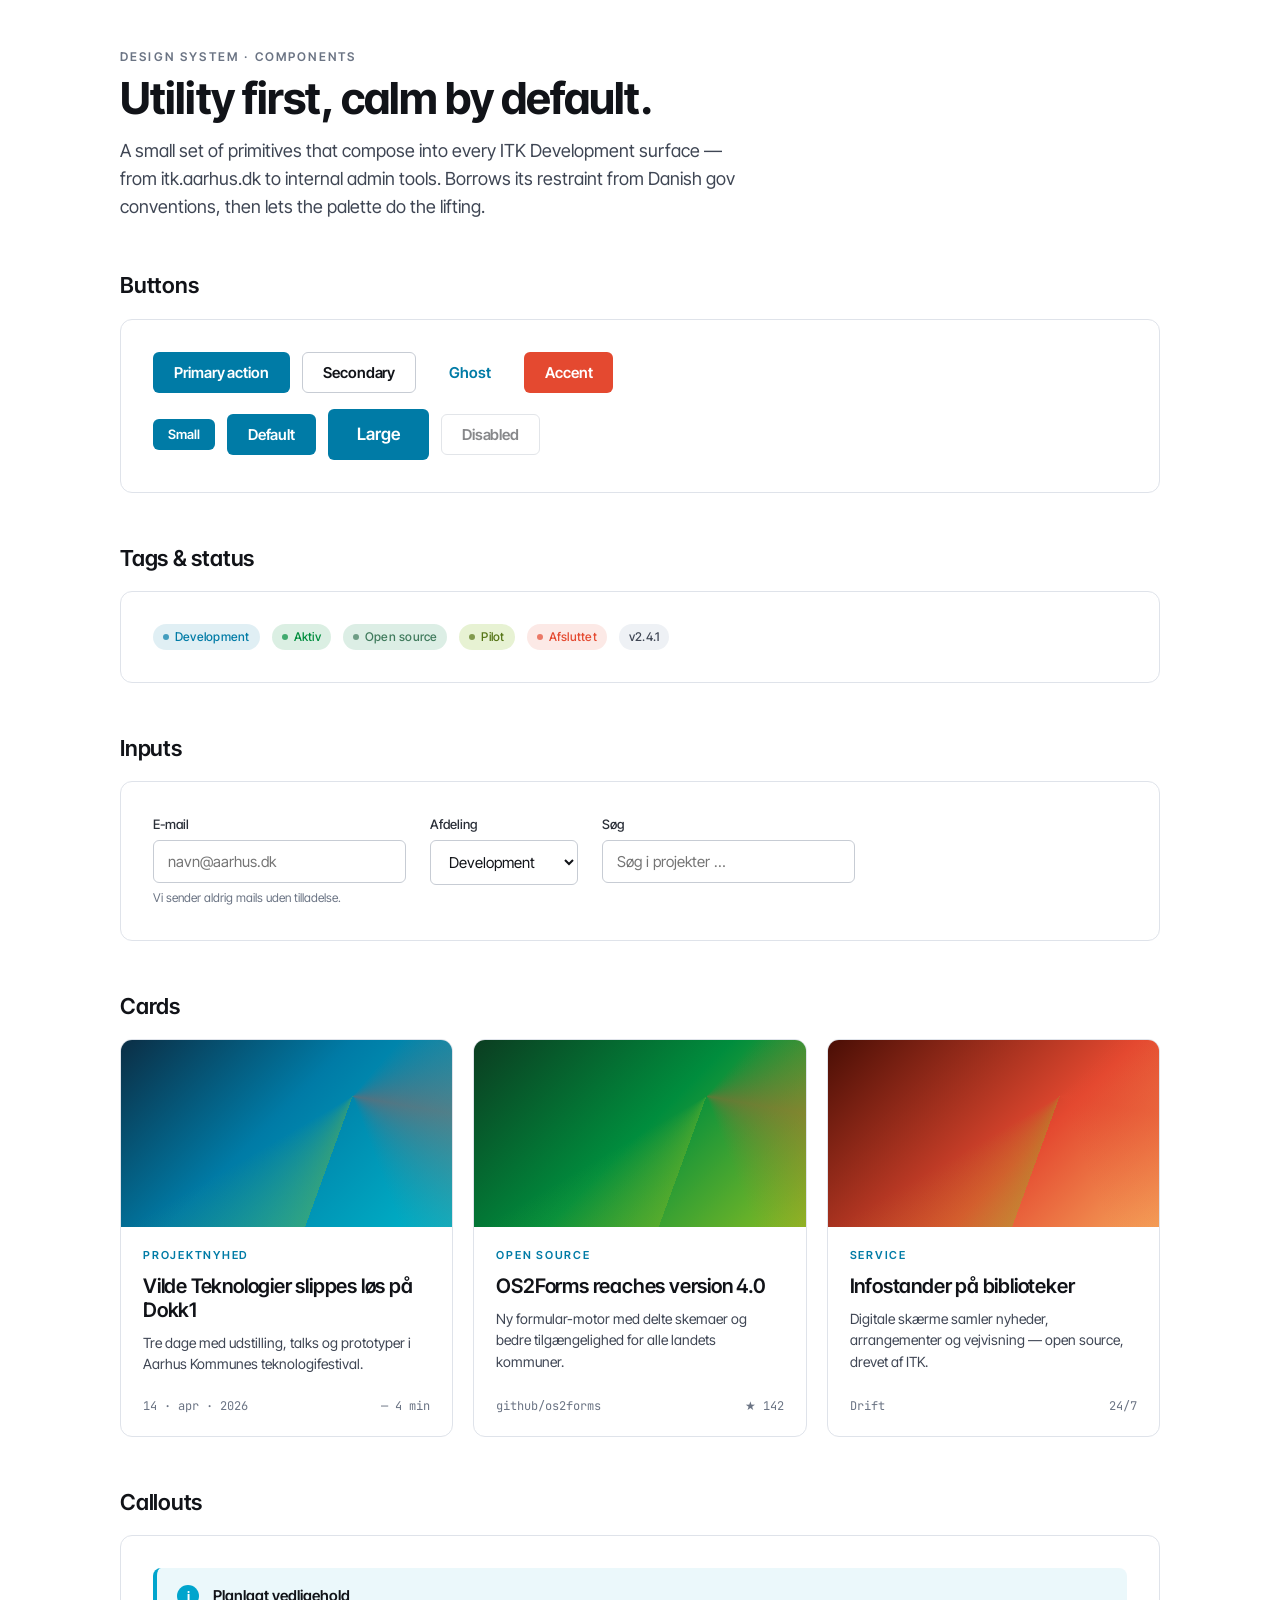
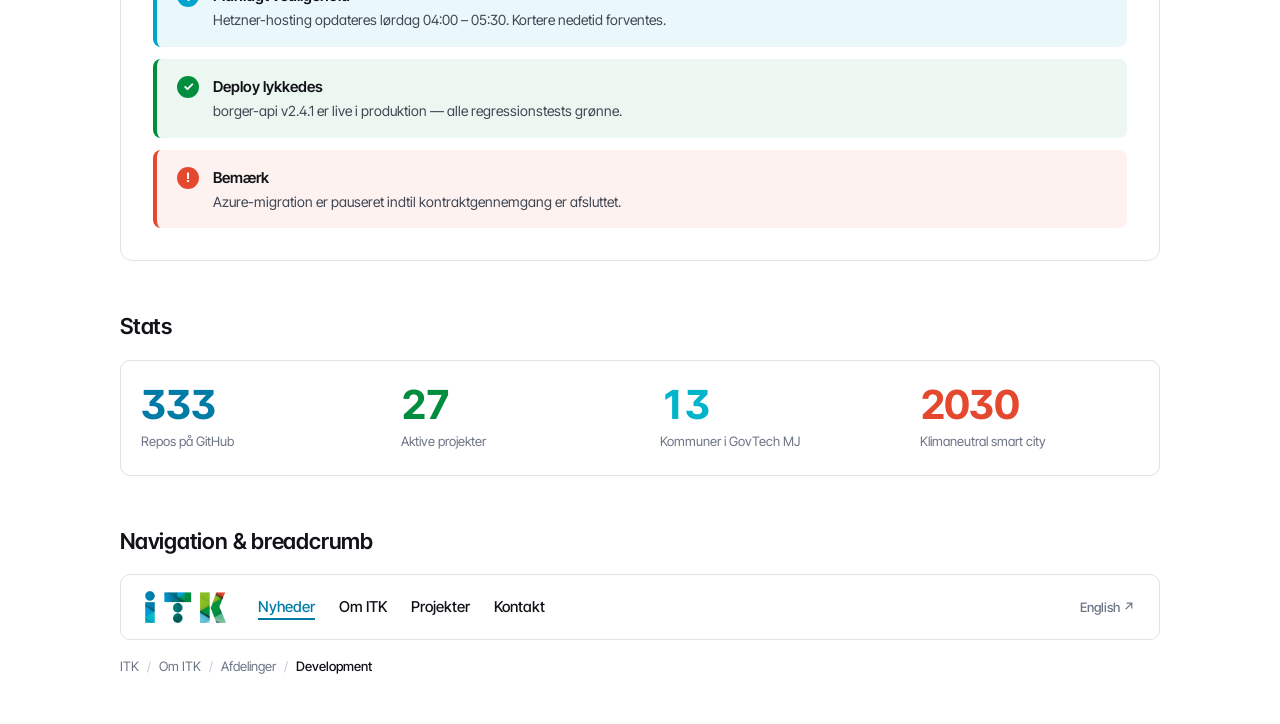
<file: tokens/components.html>
<!doctype html>
<html lang="en">
<head>
<meta charset="utf-8">
<title>Components — ITK Design System</title>
<link href="https://fonts.googleapis.com/css2?family=Inter+Tight:wght@400;500;600;700&family=JetBrains+Mono:wght@400;500&display=swap" rel="stylesheet">
<link rel="stylesheet" href="../tokens.css">
<style>
  body { padding: 48px; font-family: var(--itk-font-sans); }
  .page { max-width: 1040px; margin: 0 auto; }
  .eyebrow { font-size: 12px; letter-spacing: 0.18em; text-transform: uppercase; color: var(--itk-slate-500); font-weight: 600; }
  h1.title { font-size: 44px; line-height: 1.05; margin: 8px 0 16px; letter-spacing: -0.02em; font-weight: 700; }
  p.lede { font-size: 18px; color: var(--itk-slate-700); max-width: 640px; margin: 0 0 40px; }
  h2.sh { font-size: 22px; margin: 48px 0 16px; font-weight: 600; letter-spacing: -0.01em; }
  .sub { font-size: 13px; color: var(--itk-slate-500); margin: -8px 0 20px; max-width: 640px; }

  .demo { border: 1px solid var(--itk-slate-200); border-radius: 12px; padding: 32px; background: #fff; }
  .row { display: flex; gap: 12px; flex-wrap: wrap; align-items: center; }
  .stack { display: flex; flex-direction: column; gap: 12px; }

  /* -- Buttons ------------------------------------------------ */
  .itk-btn {
    display: inline-flex; align-items: center; gap: 8px;
    font-family: inherit; font-weight: 600; font-size: 15px;
    padding: 12px 20px; border-radius: 6px; border: 1px solid transparent;
    cursor: pointer; line-height: 1; letter-spacing: -0.005em;
    transition: background .15s, color .15s, border-color .15s;
  }
  .itk-btn:focus-visible { outline: none; box-shadow: var(--itk-focus); }
  .itk-btn--primary { background: var(--itk-blue); color: #fff; }
  .itk-btn--primary:hover { background: var(--itk-primary-hover); }
  .itk-btn--secondary { background: #fff; color: var(--itk-ink); border-color: var(--itk-slate-300); }
  .itk-btn--secondary:hover { border-color: var(--itk-slate-500); background: var(--itk-slate-50); }
  .itk-btn--ghost { background: transparent; color: var(--itk-blue); }
  .itk-btn--ghost:hover { background: rgba(0,123,166,0.08); }
  .itk-btn--accent { background: var(--itk-red); color: #fff; }
  .itk-btn--accent:hover { background: #c93d28; }
  .itk-btn--sm { padding: 8px 14px; font-size: 13px; }
  .itk-btn--lg { padding: 16px 28px; font-size: 17px; }

  /* -- Tags / Chips ------------------------------------------ */
  .itk-tag { display: inline-flex; align-items: center; gap: 6px; padding: 4px 10px; border-radius: var(--itk-radius-pill); font-size: 12px; font-weight: 500; letter-spacing: 0.02em; }
  .itk-tag--blue { background: rgba(0,123,166,0.12); color: var(--itk-blue); }
  .itk-tag--green { background: rgba(0,141,61,0.14); color: var(--itk-green); }
  .itk-tag--mint { background: rgba(115,188,153,0.25); color: #3f7a5c; }
  .itk-tag--lime { background: rgba(137,189,35,0.2); color: #557516; }
  .itk-tag--red { background: rgba(228,73,48,0.12); color: var(--itk-red); }
  .itk-tag--slate { background: var(--itk-slate-100); color: var(--itk-slate-700); }
  .itk-tag::before { content:""; width:6px; height:6px; border-radius:50%; background: currentColor; opacity:.7; }
  .itk-tag.no-dot::before { display:none; }

  /* -- Input -------------------------------------------------- */
  .itk-field { display: flex; flex-direction: column; gap: 6px; max-width: 320px; }
  .itk-field label { font-size: 13px; font-weight: 500; color: var(--itk-ink-soft); }
  .itk-field input, .itk-field select, .itk-field textarea {
    font-family: inherit; font-size: 15px; padding: 11px 14px;
    border: 1px solid var(--itk-slate-300); border-radius: 6px;
    background: #fff; color: var(--itk-ink); outline: none;
    transition: border-color .15s, box-shadow .15s;
  }
  .itk-field input:focus { border-color: var(--itk-blue); box-shadow: var(--itk-focus); }
  .itk-field .help { font-size: 12px; color: var(--itk-slate-500); }

  /* -- Card --------------------------------------------------- */
  .itk-card { background: #fff; border: 1px solid var(--itk-slate-200); border-radius: 12px; overflow: hidden; display: flex; flex-direction: column; }
  .itk-card__image { aspect-ratio: 16/9; background: linear-gradient(135deg, #0b2e45 0%, var(--itk-blue) 45%, var(--itk-aqua) 100%); position: relative; overflow: hidden; }
  .itk-card__image::before { content:""; position: absolute; inset: 0;
    background: conic-gradient(from 200deg at 70% 30%, var(--itk-lime) 0deg, transparent 40deg, transparent 200deg, var(--itk-red) 260deg, transparent 320deg);
    opacity: 0.35; }
  .itk-card__body { padding: 20px 22px; display: flex; flex-direction: column; gap: 10px; flex: 1; }
  .itk-card__kicker { font-size: 11px; letter-spacing: 0.16em; text-transform: uppercase; color: var(--itk-blue); font-weight: 600; }
  .itk-card__title { font-size: 20px; font-weight: 600; letter-spacing: -0.01em; line-height: 1.2; margin: 0; color: var(--itk-ink); }
  .itk-card__excerpt { font-size: 14px; color: var(--itk-slate-700); margin: 0; line-height: 1.55; }
  .itk-card__foot { margin-top: auto; font-size: 12px; color: var(--itk-slate-500); font-family: var(--itk-font-mono); padding-top: 12px; display: flex; justify-content: space-between; }
  .card-grid { display: grid; grid-template-columns: repeat(3, 1fr); gap: 20px; }

  /* -- Alert / Callout --------------------------------------- */
  .itk-callout { display: flex; gap: 14px; padding: 16px 20px; border-radius: 8px; border-left: 4px solid; font-size: 14px; line-height: 1.55; }
  .itk-callout strong { display: block; font-weight: 600; margin-bottom: 2px; color: var(--itk-ink); font-size: 15px; }
  .itk-callout--info { background: rgba(0,165,205,0.08); border-color: var(--itk-cyan); color: var(--itk-slate-700); }
  .itk-callout--success { background: rgba(0,141,61,0.07); border-color: var(--itk-green); color: var(--itk-slate-700); }
  .itk-callout--warn { background: rgba(228,73,48,0.07); border-color: var(--itk-red); color: var(--itk-slate-700); }
  .itk-callout .ic { flex: none; width: 22px; height: 22px; border-radius: 50%; display: grid; place-items: center; color: #fff; font-weight: 700; font-size: 13px; margin-top: 1px; }
  .itk-callout--info .ic { background: var(--itk-cyan); }
  .itk-callout--success .ic { background: var(--itk-green); }
  .itk-callout--warn .ic { background: var(--itk-red); }

  /* -- Stat --------------------------------------------------- */
  .stat-grid { display: grid; grid-template-columns: repeat(4, 1fr); gap: 0; background: var(--itk-slate-200); border-radius: 10px; overflow: hidden; border: 1px solid var(--itk-slate-200); }
  .stat { background: #fff; padding: 24px 20px; display: flex; flex-direction: column; gap: 6px; }
  .stat .n { font-size: 40px; font-weight: 700; letter-spacing: -0.03em; color: var(--itk-blue); line-height: 1; font-variant-numeric: tabular-nums; }
  .stat .l { font-size: 13px; color: var(--itk-slate-500); }
  .stat.accent .n { color: var(--itk-red); }
  .stat.green .n { color: var(--itk-green); }
  .stat.aqua .n { color: var(--itk-aqua); }

  /* -- Nav ---------------------------------------------------- */
  .nav-demo { background: #fff; border: 1px solid var(--itk-slate-200); border-radius: 10px; padding: 16px 24px; display: flex; align-items: center; gap: 32px; }
  .nav-demo img { height: 32px; }
  .nav-demo ul { list-style: none; margin: 0; padding: 0; display: flex; gap: 24px; }
  .nav-demo a { color: var(--itk-ink); text-decoration: none; font-weight: 500; font-size: 15px; }
  .nav-demo a.active { color: var(--itk-blue); border-bottom: 2px solid var(--itk-blue); padding-bottom: 2px; }
  .nav-demo .spacer { flex: 1; }

  /* -- Breadcrumb -------------------------------------------- */
  .bc { display: flex; gap: 8px; align-items: center; font-size: 13px; color: var(--itk-slate-500); }
  .bc a { color: var(--itk-slate-500); text-decoration: none; }
  .bc a:hover { color: var(--itk-blue); }
  .bc .sep { color: var(--itk-slate-300); }
  .bc .cur { color: var(--itk-ink); font-weight: 500; }
</style>
</head>
<body>
<div class="page">
  <div class="eyebrow">Design system · Components</div>
  <h1 class="title">Utility first, calm by default.</h1>
  <p class="lede">A small set of primitives that compose into every ITK Development surface — from itk.aarhus.dk to internal admin tools. Borrows its restraint from Danish gov conventions, then lets the palette do the lifting.</p>

  <h2 class="sh">Buttons</h2>
  <div class="demo">
    <div class="row">
      <button class="itk-btn itk-btn--primary">Primary action</button>
      <button class="itk-btn itk-btn--secondary">Secondary</button>
      <button class="itk-btn itk-btn--ghost">Ghost</button>
      <button class="itk-btn itk-btn--accent">Accent</button>
    </div>
    <div class="row" style="margin-top:16px">
      <button class="itk-btn itk-btn--primary itk-btn--sm">Small</button>
      <button class="itk-btn itk-btn--primary">Default</button>
      <button class="itk-btn itk-btn--primary itk-btn--lg">Large</button>
      <button class="itk-btn itk-btn--secondary" disabled style="opacity:.5; cursor:not-allowed">Disabled</button>
    </div>
  </div>

  <h2 class="sh">Tags &amp; status</h2>
  <div class="demo">
    <div class="row">
      <span class="itk-tag itk-tag--blue">Development</span>
      <span class="itk-tag itk-tag--green">Aktiv</span>
      <span class="itk-tag itk-tag--mint">Open source</span>
      <span class="itk-tag itk-tag--lime">Pilot</span>
      <span class="itk-tag itk-tag--red">Afsluttet</span>
      <span class="itk-tag itk-tag--slate no-dot">v2.4.1</span>
    </div>
  </div>

  <h2 class="sh">Inputs</h2>
  <div class="demo">
    <div class="row" style="align-items:flex-start; gap:24px">
      <div class="itk-field">
        <label for="ex1">E-mail</label>
        <input id="ex1" type="email" placeholder="navn@aarhus.dk">
        <div class="help">Vi sender aldrig mails uden tilladelse.</div>
      </div>
      <div class="itk-field">
        <label for="ex2">Afdeling</label>
        <select id="ex2">
          <option>Development</option>
          <option>Tech Lab</option>
          <option>Grafisk Service</option>
        </select>
      </div>
      <div class="itk-field">
        <label for="ex3">Søg</label>
        <input id="ex3" type="search" placeholder="Søg i projekter …">
      </div>
    </div>
  </div>

  <h2 class="sh">Cards</h2>
  <div class="card-grid">
    <article class="itk-card">
      <div class="itk-card__image"></div>
      <div class="itk-card__body">
        <div class="itk-card__kicker">Projektnyhed</div>
        <h3 class="itk-card__title">Vilde Teknologier slippes løs på Dokk1</h3>
        <p class="itk-card__excerpt">Tre dage med udstilling, talks og prototyper i Aarhus Kommunes teknologifestival.</p>
        <div class="itk-card__foot"><span>14 · apr · 2026</span><span>— 4 min</span></div>
      </div>
    </article>
    <article class="itk-card">
      <div class="itk-card__image" style="background: linear-gradient(135deg,#0b3d21 0%, var(--itk-green) 50%, var(--itk-lime) 100%);"></div>
      <div class="itk-card__body">
        <div class="itk-card__kicker">Open source</div>
        <h3 class="itk-card__title">OS2Forms reaches version 4.0</h3>
        <p class="itk-card__excerpt">Ny formular-motor med delte skemaer og bedre tilgængelighed for alle landets kommuner.</p>
        <div class="itk-card__foot"><span>github/os2forms</span><span>★ 142</span></div>
      </div>
    </article>
    <article class="itk-card">
      <div class="itk-card__image" style="background: linear-gradient(135deg,#4a0e05 0%, var(--itk-red) 60%, #f5a55a 100%);"></div>
      <div class="itk-card__body">
        <div class="itk-card__kicker">Service</div>
        <h3 class="itk-card__title">Infostander på biblioteker</h3>
        <p class="itk-card__excerpt">Digitale skærme samler nyheder, arrangementer og vejvisning — open source, drevet af ITK.</p>
        <div class="itk-card__foot"><span>Drift</span><span>24/7</span></div>
      </div>
    </article>
  </div>

  <h2 class="sh">Callouts</h2>
  <div class="demo stack">
    <div class="itk-callout itk-callout--info">
      <div class="ic">i</div>
      <div><strong>Planlagt vedligehold</strong>Hetzner-hosting opdateres lørdag 04:00 – 05:30. Kortere nedetid forventes.</div>
    </div>
    <div class="itk-callout itk-callout--success">
      <div class="ic">✓</div>
      <div><strong>Deploy lykkedes</strong>borger-api v2.4.1 er live i produktion — alle regressionstests grønne.</div>
    </div>
    <div class="itk-callout itk-callout--warn">
      <div class="ic">!</div>
      <div><strong>Bemærk</strong>Azure-migration er pauseret indtil kontraktgennemgang er afsluttet.</div>
    </div>
  </div>

  <h2 class="sh">Stats</h2>
  <div class="stat-grid">
    <div class="stat"><span class="n">333</span><span class="l">Repos på GitHub</span></div>
    <div class="stat green"><span class="n">27</span><span class="l">Aktive projekter</span></div>
    <div class="stat aqua"><span class="n">13</span><span class="l">Kommuner i GovTech MJ</span></div>
    <div class="stat accent"><span class="n">2030</span><span class="l">Klimaneutral smart city</span></div>
  </div>

  <h2 class="sh">Navigation &amp; breadcrumb</h2>
  <div class="nav-demo">
    <img src="../assets/logos/itk-4f-1.png" alt="ITK">
    <ul>
      <li><a href="#" class="active">Nyheder</a></li>
      <li><a href="#">Om ITK</a></li>
      <li><a href="#">Projekter</a></li>
      <li><a href="#">Kontakt</a></li>
    </ul>
    <div class="spacer"></div>
    <a href="#" style="font-size:13px; color:var(--itk-slate-500); text-decoration:none">English ↗</a>
  </div>
  <div class="bc" style="margin-top:16px">
    <a href="#">ITK</a><span class="sep">/</span>
    <a href="#">Om ITK</a><span class="sep">/</span>
    <a href="#">Afdelinger</a><span class="sep">/</span>
    <span class="cur">Development</span>
  </div>
</div>
</body>
</html>
</file>
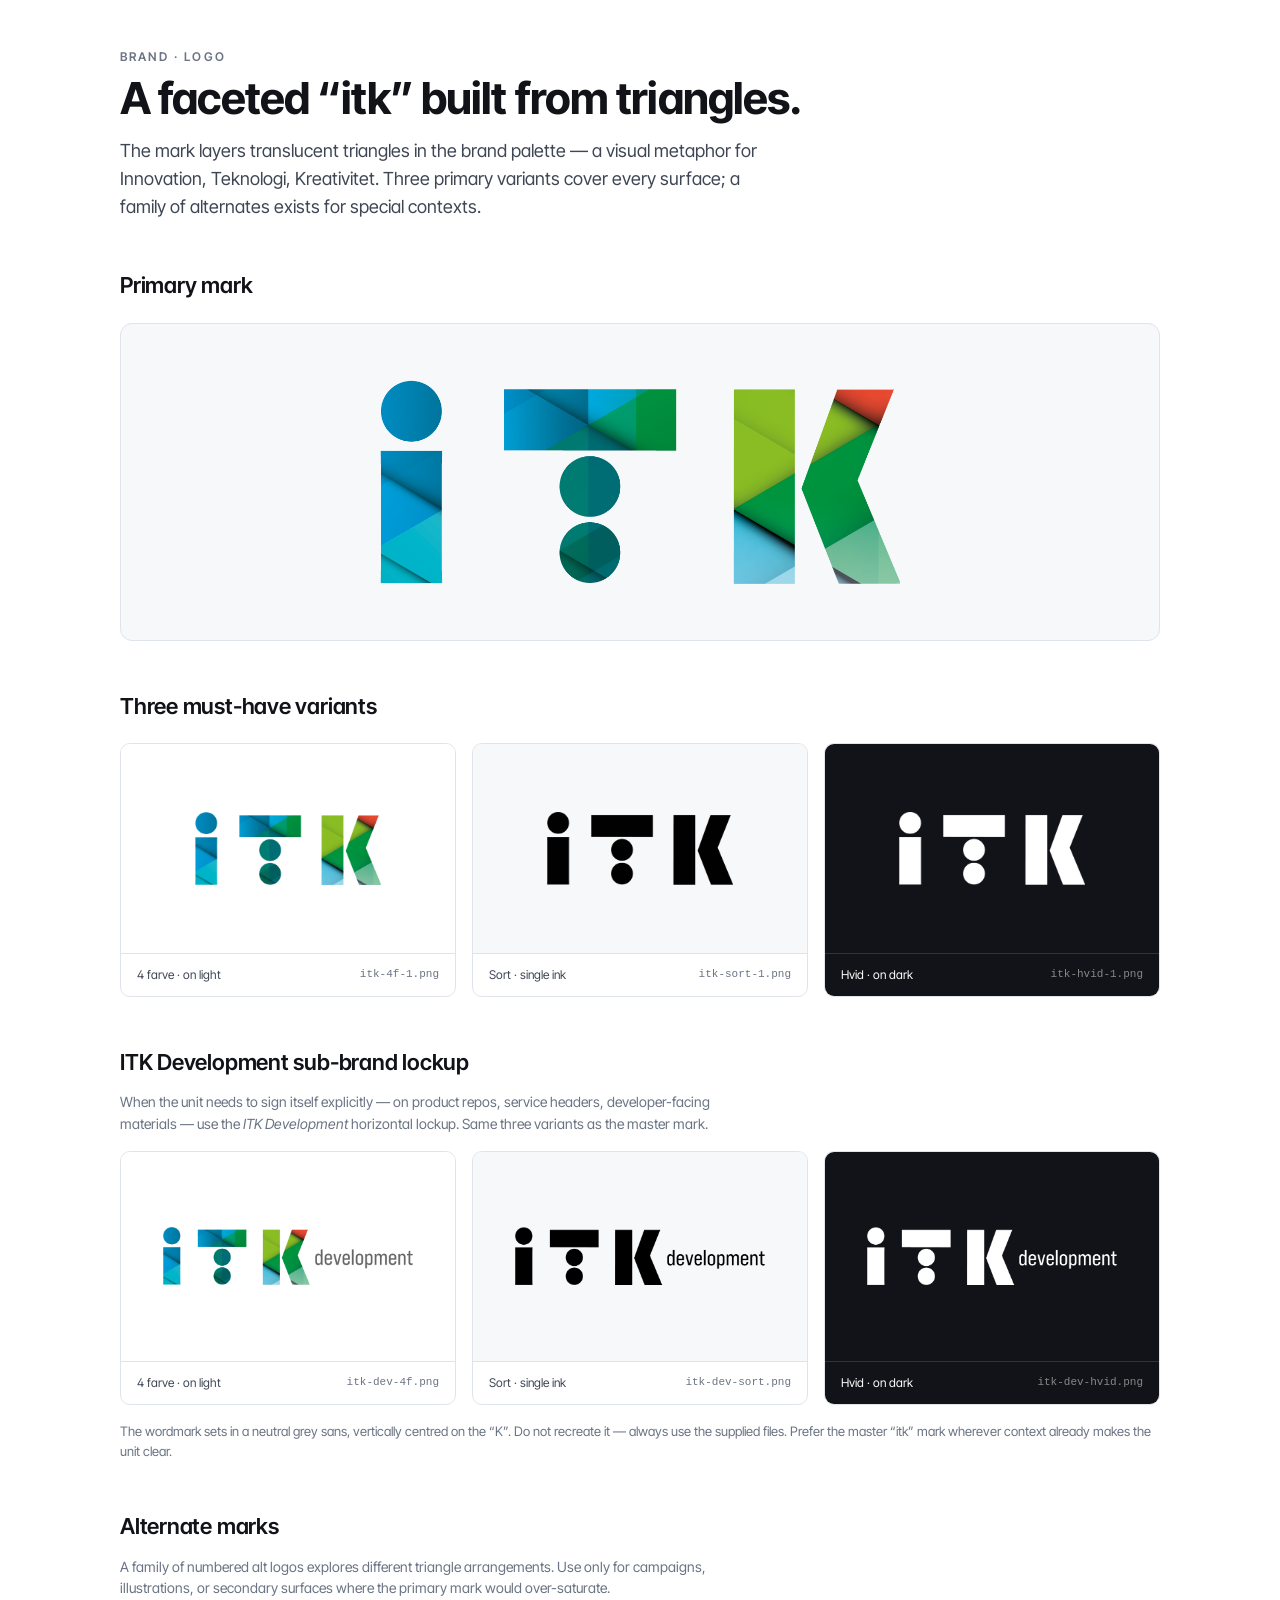
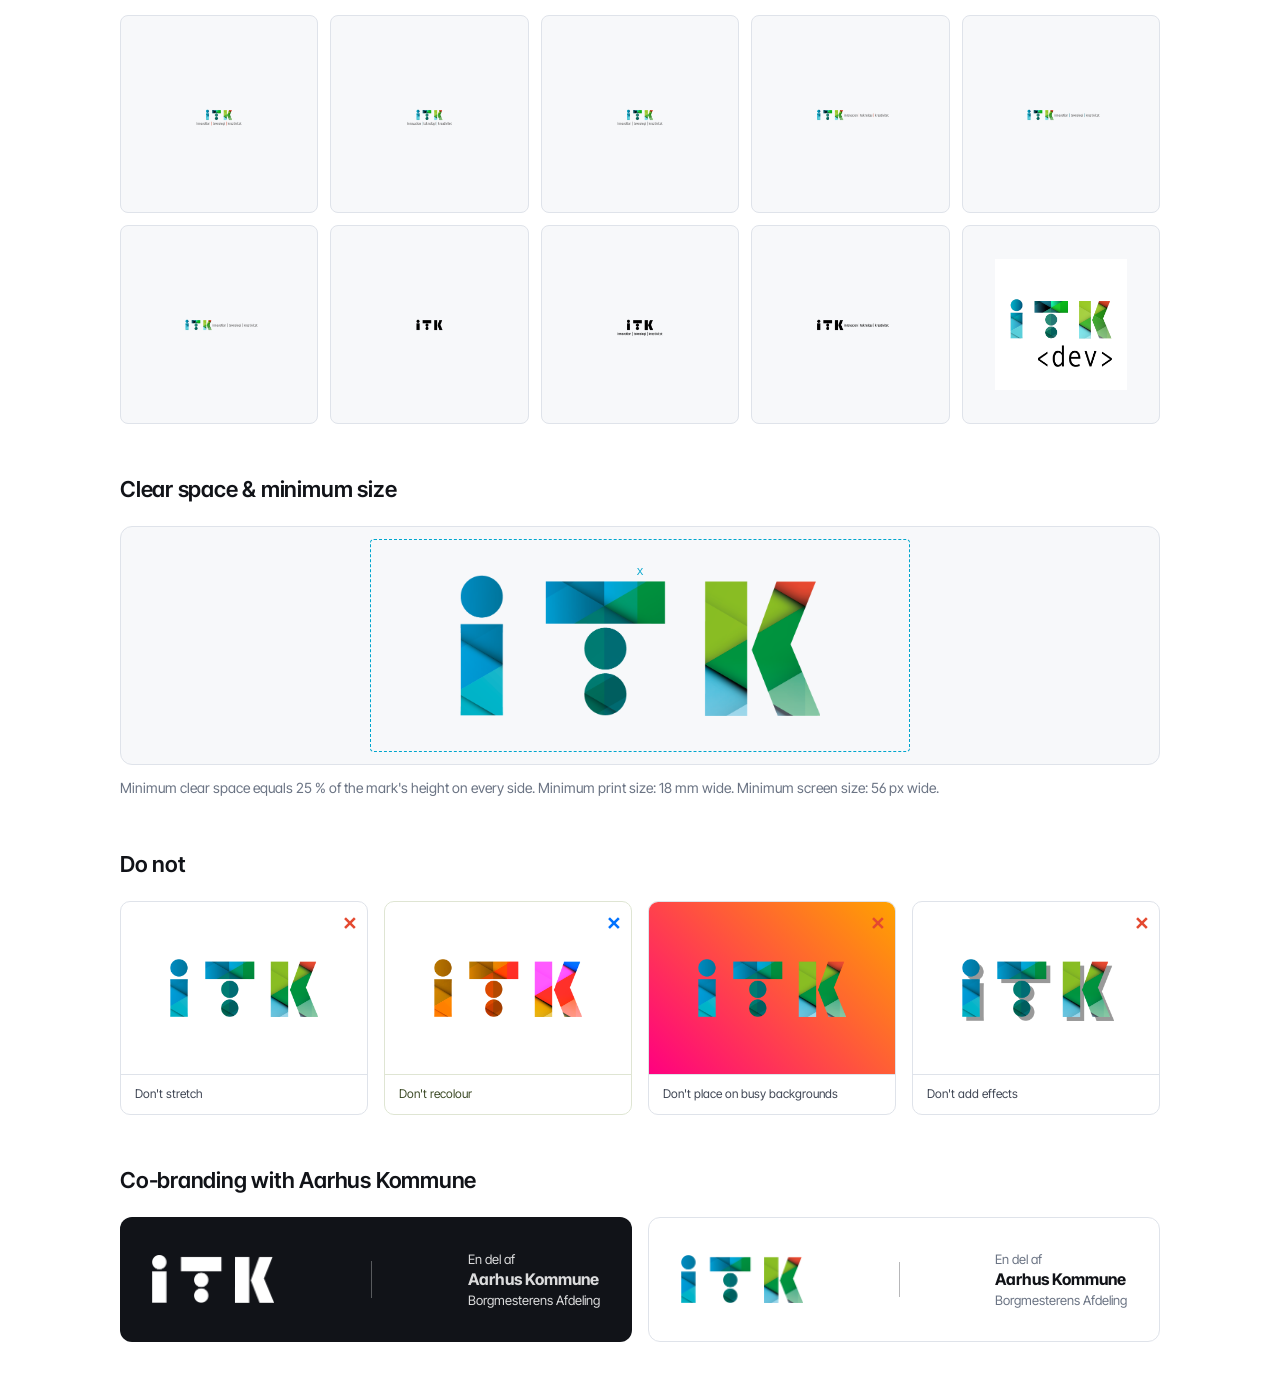
<file: tokens/logo.html>
<!doctype html>
<html lang="en">
<head>
<meta charset="utf-8">
<title>Logo — ITK Design System</title>
<link href="https://fonts.googleapis.com/css2?family=Inter+Tight:wght@400;500;600;700&display=swap" rel="stylesheet">
<link rel="stylesheet" href="../tokens.css">
<style>
  body { padding: 48px; }
  .page { max-width: 1040px; margin: 0 auto; }
  .eyebrow { font-size: 12px; letter-spacing: 0.18em; text-transform: uppercase; color: var(--itk-slate-500); font-weight: 600; }
  h1.title { font-size: 44px; line-height: 1.05; margin: 8px 0 16px; letter-spacing: -0.02em; font-weight: 700; }
  p.lede { font-size: 18px; color: var(--itk-slate-700); max-width: 640px; margin: 0 0 40px; }
  h2.sh { font-size: 22px; margin: 48px 0 20px; font-weight: 600; letter-spacing: -0.01em; }

  .primary-wrap { border: 1px solid var(--itk-slate-200); border-radius: 12px; padding: 56px 40px; display: flex; align-items: center; justify-content: center; background: var(--itk-slate-50); }
  .primary-wrap img { max-width: 520px; width: 100%; }

  .anat { display: grid; grid-template-columns: 1fr 1fr; gap: 24px; }
  .anat-card { border: 1px solid var(--itk-slate-200); border-radius: 12px; padding: 24px; }
  .anat-card .k { font-size: 11px; letter-spacing: 0.16em; text-transform: uppercase; color: var(--itk-slate-500); font-weight: 600; }
  .anat-card .h { font-size: 16px; font-weight: 600; margin: 6px 0 4px; }
  .anat-card p { font-size: 14px; color: var(--itk-slate-700); margin: 0 0 16px; }

  .variants { display: grid; grid-template-columns: repeat(3, 1fr); gap: 16px; }
  .var { border: 1px solid var(--itk-slate-200); border-radius: 10px; overflow: hidden; background: #fff; }
  .var .box { aspect-ratio: 16/10; display: flex; align-items: center; justify-content: center; padding: 24px; }
  .var.black .box { background: var(--itk-slate-50); }
  .var.white .box { background: var(--itk-ink); }
  .var.color .box { background: #fff; }
  .var img { max-width: 65%; max-height: 80%; object-fit: contain; }
  .var .cap { padding: 12px 16px; border-top: 1px solid var(--itk-slate-200); font-size: 12px; color: var(--itk-slate-700); display: flex; justify-content: space-between; }
  .var .cap span { font-family: var(--itk-font-mono); color: var(--itk-slate-500); font-size: 11px; }

  .alt-strip { display: grid; grid-template-columns: repeat(5, 1fr); gap: 12px; }
  .alt-strip .tile { background: var(--itk-slate-50); border: 1px solid var(--itk-slate-200); aspect-ratio: 1/1; display: flex; align-items: center; justify-content: center; padding: 16px; border-radius: 8px; }
  .alt-strip .tile img { max-width: 80%; max-height: 80%; object-fit: contain; }

  .misuse { display: grid; grid-template-columns: repeat(4, 1fr); gap: 16px; }
  .m { border: 1px solid var(--itk-slate-200); border-radius: 10px; overflow: hidden; }
  .m .mbox { aspect-ratio: 1/0.7; display: flex; align-items: center; justify-content: center; position: relative; }
  .m .mbox::after { content: "✕"; position: absolute; top: 8px; right: 10px; color: var(--itk-red); font-weight: 700; font-size: 18px; }
  .m.do .mbox::after { content: "✓"; color: var(--itk-green); }
  .m img { max-width: 60%; max-height: 70%; object-fit: contain; }
  .m.stretch img { transform: scaleX(1.6); }
  .m.tint { filter: hue-rotate(220deg) saturate(2); }
  .m.shadow img { filter: drop-shadow(4px 4px 0 rgba(0,0,0,.4)); }
  .m.bg .mbox { background: linear-gradient(45deg, #ff0080, #ffa200); }
  .m .cap { padding: 10px 14px; font-size: 12px; color: var(--itk-slate-700); border-top: 1px solid var(--itk-slate-200); }

  .clearspace { background: var(--itk-slate-50); border: 1px solid var(--itk-slate-200); border-radius: 12px; padding: 48px; display: flex; align-items: center; justify-content: center; position: relative; }
  .clearspace .rel { position: relative; display: inline-block; }
  .clearspace .rel img { display: block; width: 360px; }
  .clearspace .rel::before { content: ""; position: absolute; inset: -25% ; border: 1px dashed var(--itk-cyan); border-radius: 4px; pointer-events: none; }
  .clearspace .rel::after { content: "X"; position: absolute; top: -11px; left: 50%; transform: translateX(-50%); background: var(--itk-slate-50); padding: 0 6px; font-size: 11px; font-family: var(--itk-font-mono); color: var(--itk-cyan); }
  .clearspace .label { position: absolute; bottom: 12px; left: 50%; transform: translateX(-50%); font-size: 12px; color: var(--itk-slate-500); font-family: var(--itk-font-mono); }

  .cobrand { display: grid; grid-template-columns: 1fr 1fr; gap: 16px; align-items: stretch; }
  .cobox { background: var(--itk-ink); color: #fff; padding: 32px; border-radius: 12px; display: flex; justify-content: space-between; align-items: center; gap: 32px; min-height: 120px; }
  .cobox.inv { background: #fff; color: var(--itk-ink); border: 1px solid var(--itk-slate-200); }
  .cobox .div { width: 1px; height: 60%; background: currentColor; opacity: 0.3; }
  .cobox img { height: 48px; object-fit: contain; }
</style>
</head>
<body>
<div class="page">
  <div class="eyebrow">Brand · Logo</div>
  <h1 class="title">A faceted &ldquo;itk&rdquo; built from triangles.</h1>
  <p class="lede">The mark layers translucent triangles in the brand palette — a visual metaphor for Innovation, Teknologi, Kreativitet. Three primary variants cover every surface; a family of alternates exists for special contexts.</p>

  <h2 class="sh">Primary mark</h2>
  <div class="primary-wrap">
    <img src="../assets/logos/itk-4f-1.png" alt="ITK primary four-colour logo">
  </div>

  <h2 class="sh">Three must-have variants</h2>
  <div class="variants">
    <div class="var color">
      <div class="box"><img src="../assets/logos/itk-4f-1.png" alt="4-farve"></div>
      <div class="cap">4 farve · on light <span>itk-4f-1.png</span></div>
    </div>
    <div class="var black">
      <div class="box"><img src="../assets/logos/itk-sort-1.png" alt="Sort"></div>
      <div class="cap">Sort · single ink <span>itk-sort-1.png</span></div>
    </div>
    <div class="var white">
      <div class="box"><img src="../assets/logos/itk-hvid-1.png" alt="Hvid"></div>
      <div class="cap" style="background:var(--itk-ink); color:#fff; border-color:#333">Hvid · on dark <span style="color:#888">itk-hvid-1.png</span></div>
    </div>
  </div>

  <h2 class="sh">ITK Development sub-brand lockup</h2>
  <p style="font-size:14px; color:var(--itk-slate-500); margin: -8px 0 16px; max-width:640px">When the unit needs to sign itself explicitly — on product repos, service headers, developer-facing materials — use the <em>ITK Development</em> horizontal lockup. Same three variants as the master mark.</p>
  <div class="variants">
    <div class="var color">
      <div class="box" style="padding: 36px 28px;"><img src="../assets/logos/itk-dev-4f.png" alt="ITK Development 4-farve" style="max-width: 90%;"></div>
      <div class="cap">4 farve · on light <span>itk-dev-4f.png</span></div>
    </div>
    <div class="var black">
      <div class="box" style="padding: 36px 28px;"><img src="../assets/logos/itk-dev-sort.png" alt="ITK Development sort" style="max-width: 90%;"></div>
      <div class="cap">Sort · single ink <span>itk-dev-sort.png</span></div>
    </div>
    <div class="var white">
      <div class="box" style="padding: 36px 28px;"><img src="../assets/logos/itk-dev-hvid.png" alt="ITK Development hvid" style="max-width: 90%;"></div>
      <div class="cap" style="background:var(--itk-ink); color:#fff; border-color:#333">Hvid · on dark <span style="color:#888">itk-dev-hvid.png</span></div>
    </div>
  </div>
  <p style="font-size:13px; color:var(--itk-slate-500); margin: 16px 0 0;">The wordmark sets in a neutral grey sans, vertically centred on the &ldquo;K&rdquo;. Do not recreate it — always use the supplied files. Prefer the master &ldquo;itk&rdquo; mark wherever context already makes the unit clear.</p>

  <h2 class="sh">Alternate marks</h2>
  <p style="font-size:14px; color:var(--itk-slate-500); margin: -8px 0 16px; max-width:640px">A family of numbered alt logos explores different triangle arrangements. Use only for campaigns, illustrations, or secondary surfaces where the primary mark would over-saturate.</p>
  <div class="alt-strip">
    <div class="tile"><img src="../assets/logos/alt/logo-02.png" alt=""></div>
    <div class="tile"><img src="../assets/logos/alt/logo-03.png" alt=""></div>
    <div class="tile"><img src="../assets/logos/alt/logo-04.png" alt=""></div>
    <div class="tile"><img src="../assets/logos/alt/logo-05.png" alt=""></div>
    <div class="tile"><img src="../assets/logos/alt/logo-06.png" alt=""></div>
    <div class="tile"><img src="../assets/logos/alt/logo-07.png" alt=""></div>
    <div class="tile"><img src="../assets/logos/alt/logo-08.png" alt=""></div>
    <div class="tile"><img src="../assets/logos/alt/logo-09.png" alt=""></div>
    <div class="tile"><img src="../assets/logos/alt/logo-10.png" alt=""></div>
    <div class="tile"><img src="../assets/logos/itk-dev-500.png" alt=""></div>
  </div>

  <h2 class="sh">Clear space &amp; minimum size</h2>
  <div class="clearspace">
    <div class="rel">
      <img src="../assets/logos/itk-4f-1.png" alt="Logo with clearspace">
    </div>
  </div>
  <p style="font-size:14px; color:var(--itk-slate-500); margin: 12px 0 0">Minimum clear space equals 25 % of the mark's height on every side. Minimum print size: 18 mm wide. Minimum screen size: 56 px wide.</p>

  <h2 class="sh">Do not</h2>
  <div class="misuse">
    <div class="m"><div class="mbox stretch"><img src="../assets/logos/itk-4f-1.png" alt=""></div><div class="cap">Don't stretch</div></div>
    <div class="m tint"><div class="mbox"><img src="../assets/logos/itk-4f-1.png" alt=""></div><div class="cap">Don't recolour</div></div>
    <div class="m bg"><div class="mbox"><img src="../assets/logos/itk-4f-1.png" alt=""></div><div class="cap">Don't place on busy backgrounds</div></div>
    <div class="m shadow"><div class="mbox"><img src="../assets/logos/itk-4f-1.png" alt=""></div><div class="cap">Don't add effects</div></div>
  </div>

  <h2 class="sh">Co-branding with Aarhus Kommune</h2>
  <div class="cobrand">
    <div class="cobox">
      <img src="../assets/logos/itk-hvid-1.png" alt="ITK">
      <div class="div"></div>
      <div style="font-size:13px; line-height:1.4; opacity:.85">En del af<br><strong style="font-size:16px; opacity:1">Aarhus Kommune</strong><br>Borgmesterens Afdeling</div>
    </div>
    <div class="cobox inv">
      <img src="../assets/logos/itk-4f-1.png" alt="ITK">
      <div class="div"></div>
      <div style="font-size:13px; line-height:1.4; color:var(--itk-slate-500)">En del af<br><strong style="font-size:16px; color:var(--itk-ink)">Aarhus Kommune</strong><br>Borgmesterens Afdeling</div>
    </div>
  </div>
</div>
</body>
</html>
</file>
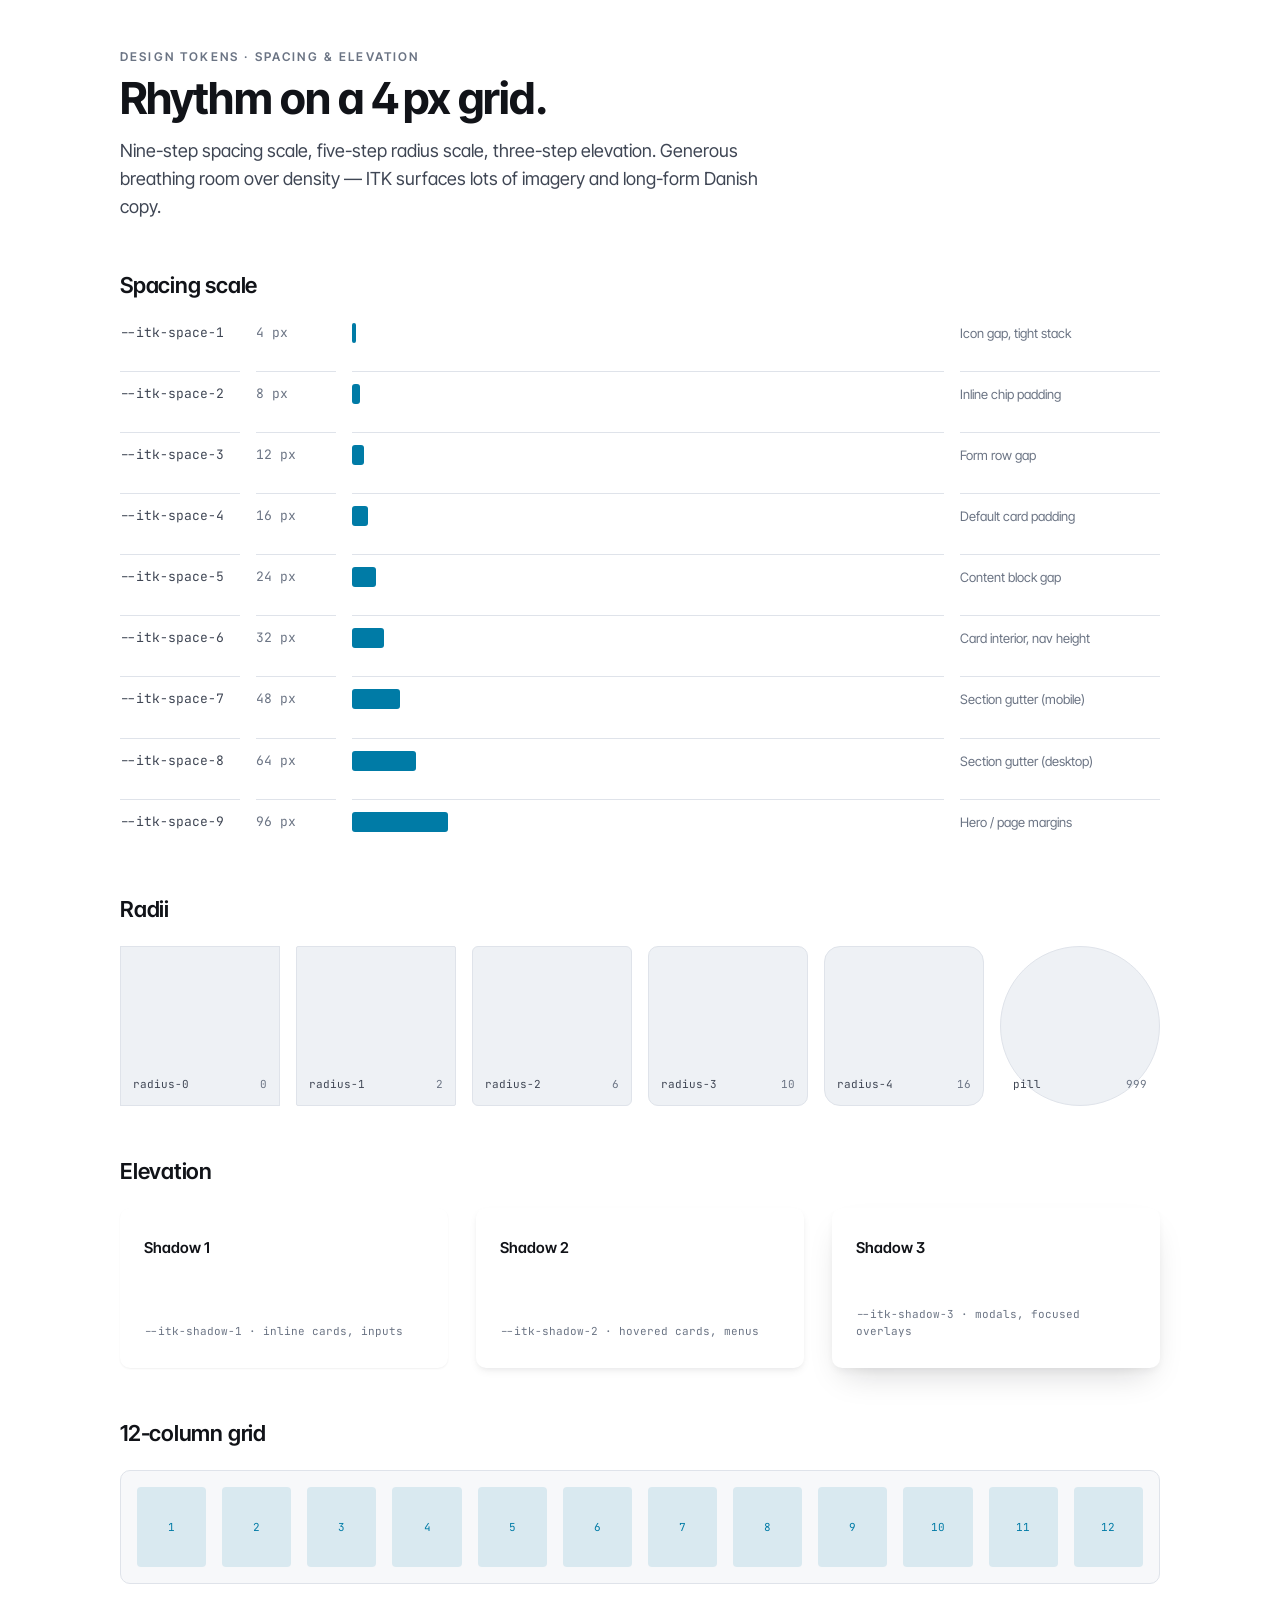
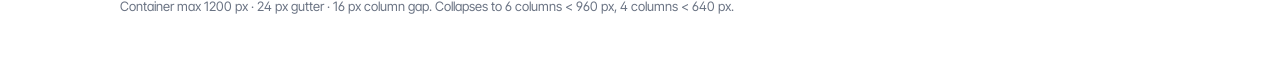
<file: tokens/spacing.html>
<!doctype html>
<html lang="en">
<head>
<meta charset="utf-8">
<title>Spacing &amp; Elevation — ITK Design System</title>
<link href="https://fonts.googleapis.com/css2?family=Inter+Tight:wght@400;500;600;700&family=JetBrains+Mono:wght@400;500&display=swap" rel="stylesheet">
<link rel="stylesheet" href="../tokens.css">
<style>
  body { padding: 48px; }
  .page { max-width: 1040px; margin: 0 auto; }
  .eyebrow { font-size: 12px; letter-spacing: 0.18em; text-transform: uppercase; color: var(--itk-slate-500); font-weight: 600; }
  h1.title { font-size: 44px; line-height: 1.05; margin: 8px 0 16px; letter-spacing: -0.02em; font-weight: 700; }
  p.lede { font-size: 18px; color: var(--itk-slate-700); max-width: 640px; margin: 0 0 40px; }
  h2.sh { font-size: 22px; margin: 48px 0 20px; font-weight: 600; letter-spacing: -0.01em; }

  .space-table { display: grid; grid-template-columns: 120px 80px 1fr 200px; gap: 16px; align-items: center; }
  .space-table > div { padding: 12px 0; border-top: 1px solid var(--itk-slate-200); }
  .space-table > div:nth-child(-n+4) { border-top: 0; padding-top: 0; }
  .tok { font-family: var(--itk-font-mono); font-size: 13px; color: var(--itk-slate-700); }
  .px  { font-family: var(--itk-font-mono); font-size: 13px; color: var(--itk-slate-500); }
  .bar { height: 20px; background: var(--itk-blue); border-radius: 3px; }
  .use { font-size: 13px; color: var(--itk-slate-500); }

  .radius-grid { display: grid; grid-template-columns: repeat(6,1fr); gap: 16px; }
  .rbox { aspect-ratio: 1/1; background: var(--itk-slate-100); border: 1px solid var(--itk-slate-200); display: flex; align-items: flex-end; justify-content: space-between; padding: 12px; }
  .rbox .rl { font-family: var(--itk-font-mono); font-size: 11px; color: var(--itk-slate-700); }
  .rbox .rv { font-family: var(--itk-font-mono); font-size: 11px; color: var(--itk-slate-500); }

  .shadow-row { display: grid; grid-template-columns: repeat(3,1fr); gap: 28px; margin-top: 12px; }
  .scard { background: #fff; border-radius: 10px; padding: 28px 24px; min-height: 160px; display: flex; flex-direction: column; justify-content: space-between; }
  .scard h4 { margin: 0; font-size: 15px; font-weight: 600; }
  .scard .t { font-family: var(--itk-font-mono); font-size: 11px; color: var(--itk-slate-500); }
  .s1 { box-shadow: var(--itk-shadow-1); }
  .s2 { box-shadow: var(--itk-shadow-2); }
  .s3 { box-shadow: var(--itk-shadow-3); }

  .grid-demo { display: grid; grid-template-columns: repeat(12, 1fr); gap: 16px; background: var(--itk-slate-50); padding: 16px; border-radius: 10px; border: 1px solid var(--itk-slate-200); }
  .grid-demo > div { background: rgba(0,123,166,0.12); height: 80px; border-radius: 4px; display: flex; align-items: center; justify-content: center; font-family: var(--itk-font-mono); font-size: 11px; color: var(--itk-blue); }
</style>
</head>
<body>
<div class="page">
  <div class="eyebrow">Design tokens · Spacing &amp; elevation</div>
  <h1 class="title">Rhythm on a 4&thinsp;px grid.</h1>
  <p class="lede">Nine-step spacing scale, five-step radius scale, three-step elevation. Generous breathing room over density — ITK surfaces lots of imagery and long-form Danish copy.</p>

  <h2 class="sh">Spacing scale</h2>
  <div class="space-table">
    <div class="tok">--itk-space-1</div><div class="px">4 px</div><div><div class="bar" style="width:4px"></div></div><div class="use">Icon gap, tight stack</div>
    <div class="tok">--itk-space-2</div><div class="px">8 px</div><div><div class="bar" style="width:8px"></div></div><div class="use">Inline chip padding</div>
    <div class="tok">--itk-space-3</div><div class="px">12 px</div><div><div class="bar" style="width:12px"></div></div><div class="use">Form row gap</div>
    <div class="tok">--itk-space-4</div><div class="px">16 px</div><div><div class="bar" style="width:16px"></div></div><div class="use">Default card padding</div>
    <div class="tok">--itk-space-5</div><div class="px">24 px</div><div><div class="bar" style="width:24px"></div></div><div class="use">Content block gap</div>
    <div class="tok">--itk-space-6</div><div class="px">32 px</div><div><div class="bar" style="width:32px"></div></div><div class="use">Card interior, nav height</div>
    <div class="tok">--itk-space-7</div><div class="px">48 px</div><div><div class="bar" style="width:48px"></div></div><div class="use">Section gutter (mobile)</div>
    <div class="tok">--itk-space-8</div><div class="px">64 px</div><div><div class="bar" style="width:64px"></div></div><div class="use">Section gutter (desktop)</div>
    <div class="tok">--itk-space-9</div><div class="px">96 px</div><div><div class="bar" style="width:96px"></div></div><div class="use">Hero / page margins</div>
  </div>

  <h2 class="sh">Radii</h2>
  <div class="radius-grid">
    <div class="rbox" style="border-radius: var(--itk-radius-0)"><div class="rl">radius-0</div><div class="rv">0</div></div>
    <div class="rbox" style="border-radius: var(--itk-radius-1)"><div class="rl">radius-1</div><div class="rv">2</div></div>
    <div class="rbox" style="border-radius: var(--itk-radius-2)"><div class="rl">radius-2</div><div class="rv">6</div></div>
    <div class="rbox" style="border-radius: var(--itk-radius-3)"><div class="rl">radius-3</div><div class="rv">10</div></div>
    <div class="rbox" style="border-radius: var(--itk-radius-4)"><div class="rl">radius-4</div><div class="rv">16</div></div>
    <div class="rbox" style="border-radius: var(--itk-radius-pill)"><div class="rl">pill</div><div class="rv">999</div></div>
  </div>

  <h2 class="sh">Elevation</h2>
  <div class="shadow-row">
    <div class="scard s1"><h4>Shadow 1</h4><div class="t">--itk-shadow-1 · inline cards, inputs</div></div>
    <div class="scard s2"><h4>Shadow 2</h4><div class="t">--itk-shadow-2 · hovered cards, menus</div></div>
    <div class="scard s3"><h4>Shadow 3</h4><div class="t">--itk-shadow-3 · modals, focused overlays</div></div>
  </div>

  <h2 class="sh">12-column grid</h2>
  <div class="grid-demo">
    <div>1</div><div>2</div><div>3</div><div>4</div><div>5</div><div>6</div>
    <div>7</div><div>8</div><div>9</div><div>10</div><div>11</div><div>12</div>
  </div>
  <p class="use" style="margin-top:12px">Container max 1200 px · 24 px gutter · 16 px column gap. Collapses to 6 columns &lt; 960 px, 4 columns &lt; 640 px.</p>
</div>
</body>
</html>
</file>
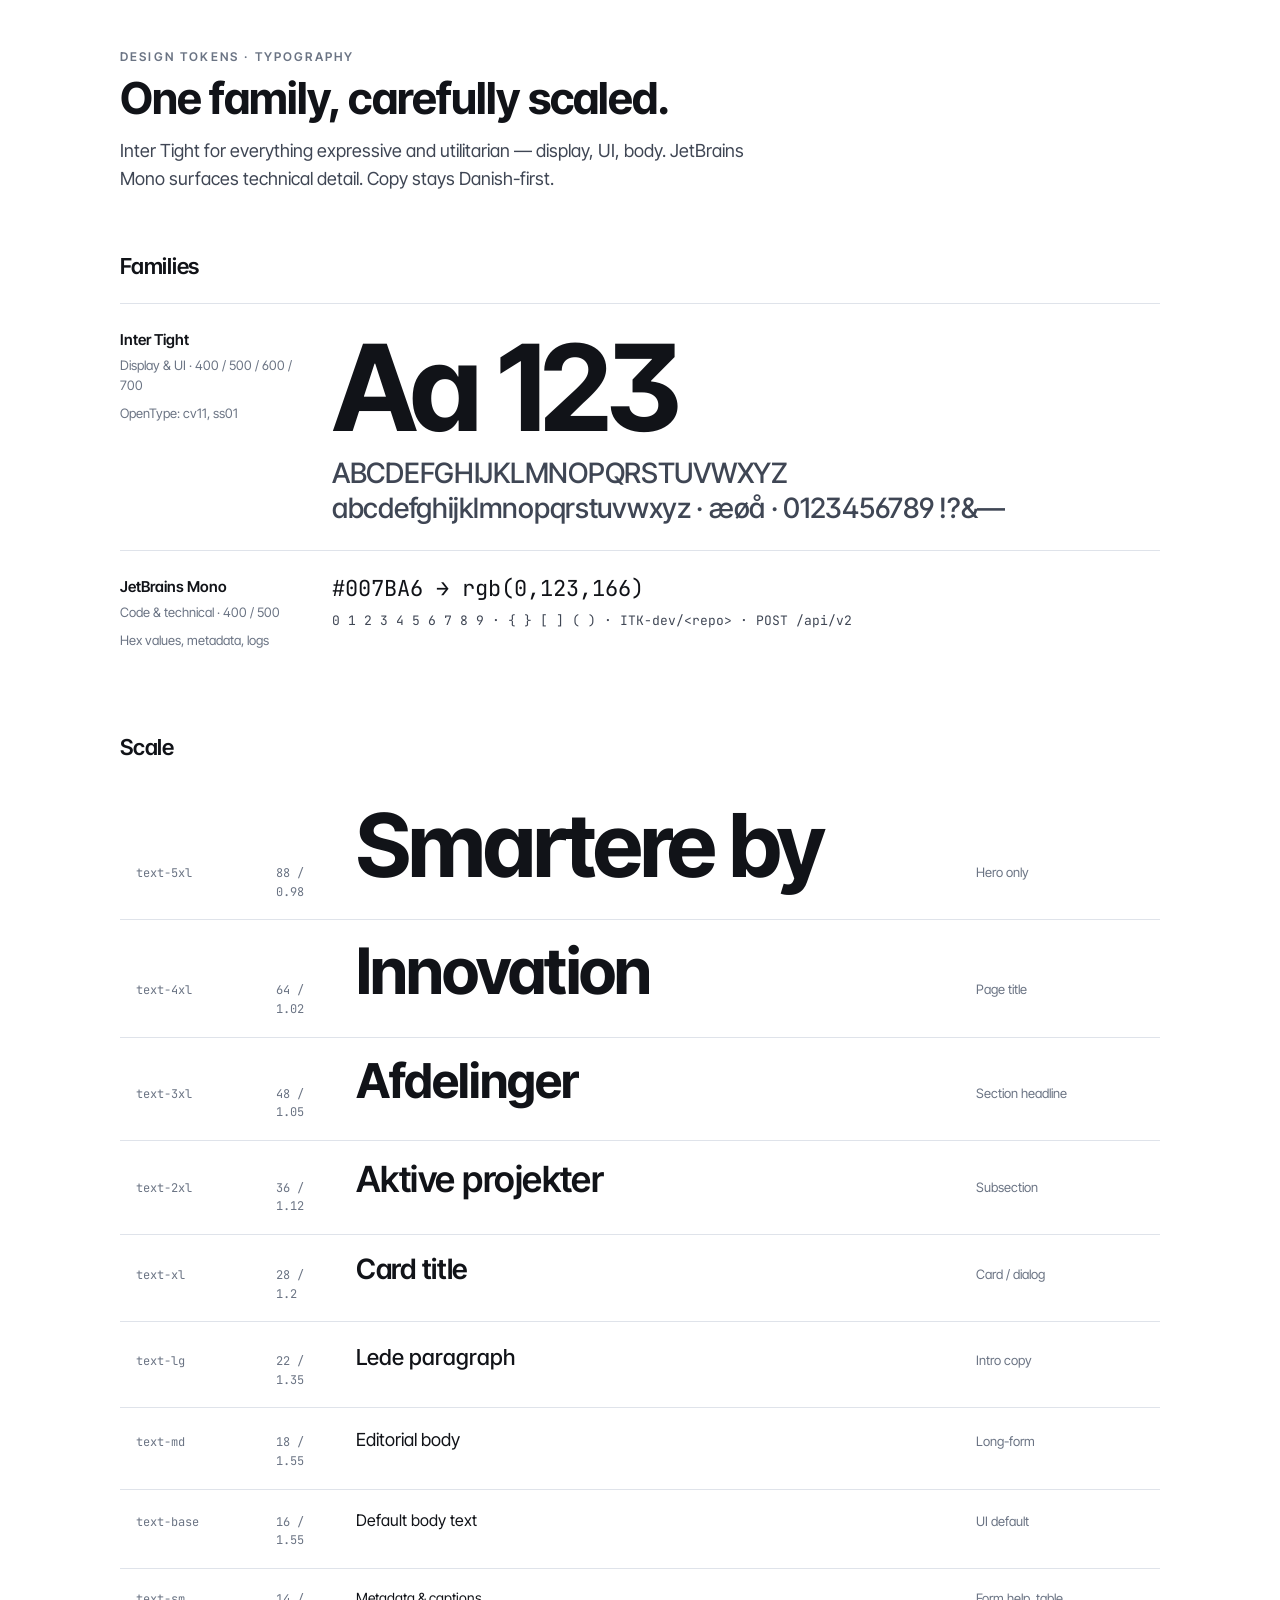
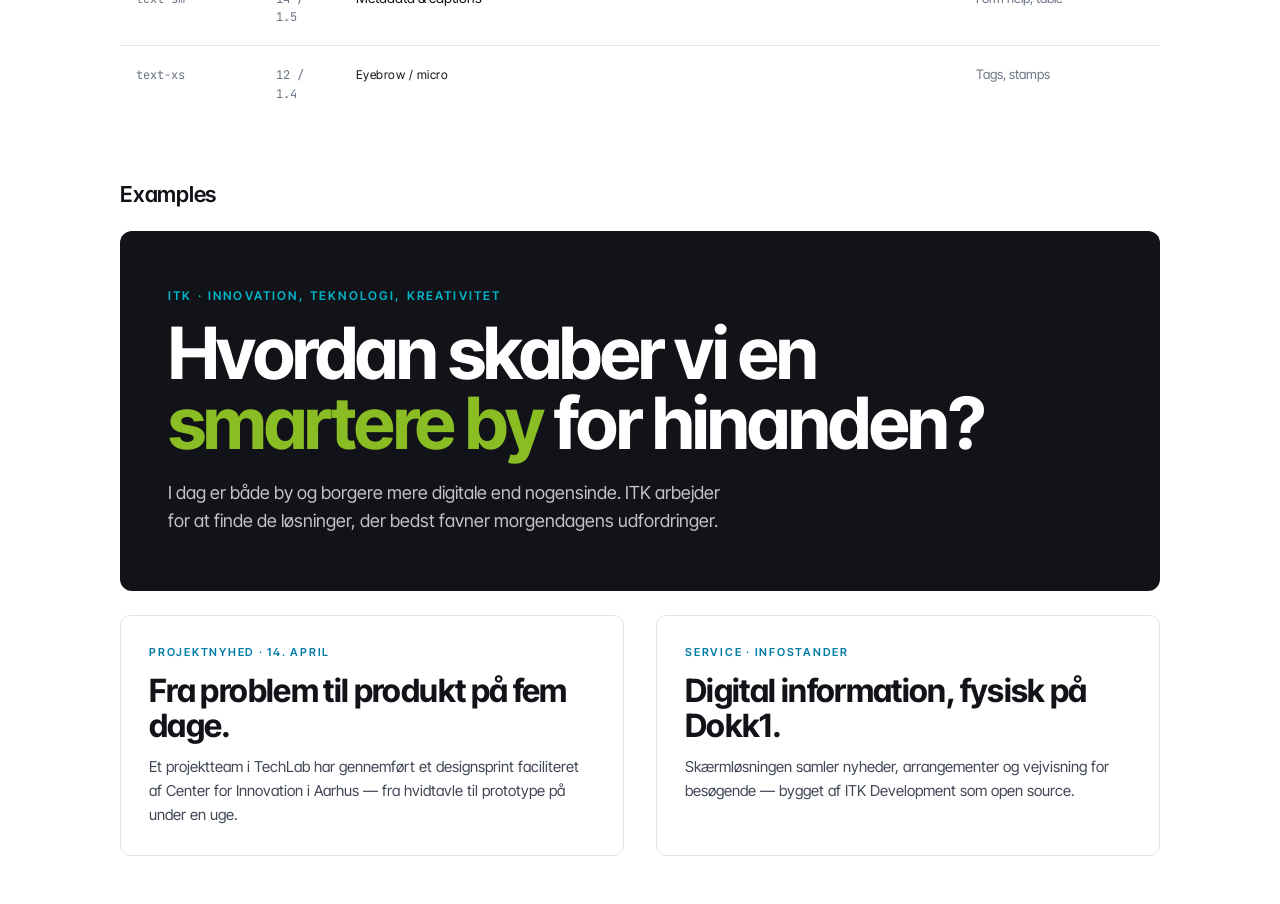
<file: tokens/typography.html>
<!doctype html>
<html lang="en">
<head>
<meta charset="utf-8">
<title>Typography — ITK Design System</title>
<link rel="preconnect" href="https://fonts.googleapis.com">
<link rel="preconnect" href="https://fonts.gstatic.com" crossorigin>
<link href="https://fonts.googleapis.com/css2?family=Inter+Tight:wght@400;500;600;700&family=JetBrains+Mono:wght@400;500&display=swap" rel="stylesheet">
<link rel="stylesheet" href="../tokens.css">
<style>
  body { padding: 48px; }
  .page { max-width: 1040px; margin: 0 auto; }
  .eyebrow { font-size: 12px; letter-spacing: 0.18em; text-transform: uppercase; color: var(--itk-slate-500); font-weight: 600; }
  h1.title { font-size: 44px; line-height: 1.05; margin: 8px 0 16px; letter-spacing: -0.02em; font-weight: 700; }
  p.lede { font-size: 18px; color: var(--itk-slate-700); max-width: 640px; margin: 0 0 40px; }
  h2.sh { font-size: 22px; margin: 56px 0 20px; font-weight: 600; letter-spacing: -0.01em; }

  .family-row { display: grid; grid-template-columns: 180px 1fr; gap: 32px; padding: 24px 0; border-top: 1px solid var(--itk-slate-200); }
  .family-row .meta { font-size: 13px; color: var(--itk-slate-500); }
  .family-row .meta .fname { color: var(--itk-ink); font-weight: 600; font-size: 15px; margin-bottom: 4px; }
  .specimen-giant { font-family: var(--itk-font-display); font-weight: 700; font-size: 120px; line-height: 1; letter-spacing: -0.04em; color: var(--itk-ink); }
  .specimen-alpha { font-family: var(--itk-font-display); font-weight: 500; font-size: 28px; line-height: 1.25; letter-spacing: -0.01em; color: var(--itk-slate-700); margin-top: 8px; }
  .specimen-mono { font-family: var(--itk-font-mono); font-size: 22px; color: var(--itk-ink); line-height: 1.3; }
  .specimen-mono-alpha { font-family: var(--itk-font-mono); font-size: 13px; color: var(--itk-slate-700); margin-top: 8px; }

  table.scale { width: 100%; border-collapse: collapse; }
  table.scale td { padding: 18px 16px; border-top: 1px solid var(--itk-slate-200); vertical-align: baseline; }
  table.scale tr:first-child td { border-top: 0; }
  td.tok { width: 140px; font-family: var(--itk-font-mono); font-size: 12px; color: var(--itk-slate-500); }
  td.px  { width: 80px; font-family: var(--itk-font-mono); font-size: 12px; color: var(--itk-slate-500); }
  td.note{ width: 200px; font-size: 13px; color: var(--itk-slate-500); }
  td.demo { font-family: var(--itk-font-display); color: var(--itk-ink); }

  .pair-grid { display: grid; grid-template-columns: 1fr 1fr; gap: 32px; }
  .pair { border: 1px solid var(--itk-slate-200); border-radius: 10px; padding: 28px; }
  .pair .kicker { font-size: 11px; letter-spacing: 0.16em; text-transform: uppercase; color: var(--itk-blue); font-weight: 600; margin-bottom: 12px; }
  .pair .headline { font-size: 32px; line-height: 1.1; letter-spacing: -0.02em; font-weight: 700; margin: 0 0 12px; }
  .pair .body { font-size: 15px; color: var(--itk-slate-700); line-height: 1.6; margin: 0; }

  .hero-example {
    background: var(--itk-ink); color: #fff; padding: 56px 48px; border-radius: 12px; margin-top: 16px;
  }
  .hero-example .e-kicker { font-size: 12px; letter-spacing: 0.18em; text-transform: uppercase; color: var(--itk-aqua); font-weight: 600; }
  .hero-example .e-h { font-size: 72px; line-height: 0.98; letter-spacing: -0.035em; font-weight: 700; margin: 12px 0 20px; max-width: 820px; }
  .hero-example .e-h em { font-style: normal; color: var(--itk-lime); }
  .hero-example .e-p { font-size: 18px; color: rgba(255,255,255,0.75); max-width: 560px; margin: 0; line-height: 1.55; }
</style>
</head>
<body>
<div class="page">
  <div class="eyebrow">Design tokens · Typography</div>
  <h1 class="title">One family, carefully scaled.</h1>
  <p class="lede">Inter Tight for everything expressive and utilitarian — display, UI, body. JetBrains Mono surfaces technical detail. Copy stays Danish-first.</p>

  <h2 class="sh">Families</h2>

  <div class="family-row">
    <div class="meta">
      <div class="fname">Inter Tight</div>
      <div>Display &amp; UI · 400 / 500 / 600 / 700</div>
      <div style="margin-top:8px">OpenType: cv11, ss01</div>
    </div>
    <div>
      <div class="specimen-giant">Aa 123</div>
      <div class="specimen-alpha">ABCDEFGHIJKLMNOPQRSTUVWXYZ<br>abcdefghijklmnopqrstuvwxyz &middot; æøå &middot; 0123456789 !?&amp;—</div>
    </div>
  </div>

  <div class="family-row">
    <div class="meta">
      <div class="fname">JetBrains Mono</div>
      <div>Code &amp; technical · 400 / 500</div>
      <div style="margin-top:8px">Hex values, metadata, logs</div>
    </div>
    <div>
      <div class="specimen-mono">#007BA6 → rgb(0,123,166)</div>
      <div class="specimen-mono-alpha">0 1 2 3 4 5 6 7 8 9 &middot; { } [ ] ( ) &middot; ITK-dev/&lt;repo&gt; &middot; POST /api/v2</div>
    </div>
  </div>

  <h2 class="sh">Scale</h2>
  <table class="scale">
    <tr><td class="tok">text-5xl</td><td class="px">88 / 0.98</td><td class="demo" style="font-size:88px;line-height:.98;letter-spacing:-.035em;font-weight:700">Smartere by</td><td class="note">Hero only</td></tr>
    <tr><td class="tok">text-4xl</td><td class="px">64 / 1.02</td><td class="demo" style="font-size:64px;line-height:1.02;letter-spacing:-.03em;font-weight:700">Innovation</td><td class="note">Page title</td></tr>
    <tr><td class="tok">text-3xl</td><td class="px">48 / 1.05</td><td class="demo" style="font-size:48px;line-height:1.05;letter-spacing:-.02em;font-weight:700">Afdelinger</td><td class="note">Section headline</td></tr>
    <tr><td class="tok">text-2xl</td><td class="px">36 / 1.12</td><td class="demo" style="font-size:36px;line-height:1.12;letter-spacing:-.015em;font-weight:600">Aktive projekter</td><td class="note">Subsection</td></tr>
    <tr><td class="tok">text-xl</td><td class="px">28 / 1.2</td><td class="demo" style="font-size:28px;line-height:1.2;letter-spacing:-.01em;font-weight:600">Card title</td><td class="note">Card / dialog</td></tr>
    <tr><td class="tok">text-lg</td><td class="px">22 / 1.35</td><td class="demo" style="font-size:22px;font-weight:500">Lede paragraph</td><td class="note">Intro copy</td></tr>
    <tr><td class="tok">text-md</td><td class="px">18 / 1.55</td><td class="demo" style="font-size:18px">Editorial body</td><td class="note">Long-form</td></tr>
    <tr><td class="tok">text-base</td><td class="px">16 / 1.55</td><td class="demo" style="font-size:16px">Default body text</td><td class="note">UI default</td></tr>
    <tr><td class="tok">text-sm</td><td class="px">14 / 1.5</td><td class="demo" style="font-size:14px">Metadata &amp; captions</td><td class="note">Form help, table</td></tr>
    <tr><td class="tok">text-xs</td><td class="px">12 / 1.4</td><td class="demo" style="font-size:12px;letter-spacing:.04em">Eyebrow / micro</td><td class="note">Tags, stamps</td></tr>
  </table>

  <h2 class="sh">Examples</h2>

  <div class="hero-example">
    <div class="e-kicker">ITK · Innovation, Teknologi, Kreativitet</div>
    <h3 class="e-h">Hvordan skaber vi en <em>smartere by</em> for hinanden?</h3>
    <p class="e-p">I dag er både by og borgere mere digitale end nogensinde. ITK arbejder for at finde de løsninger, der bedst favner morgendagens udfordringer.</p>
  </div>

  <div class="pair-grid" style="margin-top:24px">
    <div class="pair">
      <div class="kicker">Projektnyhed · 14. april</div>
      <h4 class="headline">Fra problem til produkt på fem dage.</h4>
      <p class="body">Et projektteam i TechLab har gennemført et designsprint faciliteret af Center for Innovation i Aarhus — fra hvidtavle til prototype på under en uge.</p>
    </div>
    <div class="pair">
      <div class="kicker">Service · Infostander</div>
      <h4 class="headline">Digital information, fysisk på Dokk1.</h4>
      <p class="body">Skærmløsningen samler nyheder, arrangementer og vejvisning for besøgende — bygget af ITK Development som open source.</p>
    </div>
  </div>
</div>
</body>
</html>
</file>
<file: tokens.css>
/* =============================================================
   ITK Development — Design Tokens
   Colors extracted from the official ITK Farvekoder document.
   ============================================================= */

:root {
  /* ---- Brand palette (from Farvekoder.pptx) ------------------ */
  --itk-red:         #E44930;  /* rgb(228, 73, 48)   */
  --itk-lime:        #89BD23;  /* rgb(137,189, 35)   */
  --itk-mint:        #73BC99;  /* rgb(115,188,153)   */
  --itk-blue:        #007BA6;  /* rgb(  0,123,166)   — primary */
  --itk-cyan:        #00A5CD;  /* rgb(  0,165,205)   */
  --itk-aqua:        #00B5C9;  /* rgb(  0,181,201)   */
  --itk-green:       #008D3D;  /* rgb(  0,141, 61)   */

  /* ---- Functional roles ------------------------------------- */
  --itk-primary:          var(--itk-blue);
  --itk-primary-hover:    #006385;
  --itk-accent:           var(--itk-red);

  /* ---- Neutral scale ---------------------------------------- */
  --itk-ink:         #111318;   /* body copy, logo "Sort" */
  --itk-ink-soft:    #2a2f38;
  --itk-slate-700:   #3f4654;
  --itk-slate-500:   #6b7484;
  --itk-slate-300:   #c7ccd4;
  --itk-slate-200:   #dfe3ea;
  --itk-slate-100:   #eef1f5;
  --itk-slate-50:    #f7f8fa;
  --itk-paper:       #ffffff;

  /* ---- Surfaces --------------------------------------------- */
  --itk-bg:          var(--itk-paper);
  --itk-bg-muted:    var(--itk-slate-50);
  --itk-bg-inverse:  var(--itk-ink);

  /* ---- Type stack ------------------------------------------- */
  --itk-font-sans: "Inter Tight", "Helvetica Neue", Arial, sans-serif;
  --itk-font-display: "Inter Tight", "Helvetica Neue", Arial, sans-serif;
  --itk-font-mono: "JetBrains Mono", ui-monospace, SFMono-Regular, Menlo, monospace;

  /* ---- Type scale (modular, base 16) ------------------------ */
  --itk-text-xs:   12px;
  --itk-text-sm:   14px;
  --itk-text-base: 16px;
  --itk-text-md:   18px;
  --itk-text-lg:   22px;
  --itk-text-xl:   28px;
  --itk-text-2xl:  36px;
  --itk-text-3xl:  48px;
  --itk-text-4xl:  64px;
  --itk-text-5xl:  88px;

  /* ---- Spacing (4px base) ----------------------------------- */
  --itk-space-1:  4px;
  --itk-space-2:  8px;
  --itk-space-3: 12px;
  --itk-space-4: 16px;
  --itk-space-5: 24px;
  --itk-space-6: 32px;
  --itk-space-7: 48px;
  --itk-space-8: 64px;
  --itk-space-9: 96px;

  /* ---- Radii ------------------------------------------------ */
  --itk-radius-0: 0;
  --itk-radius-1: 2px;
  --itk-radius-2: 6px;
  --itk-radius-3: 10px;
  --itk-radius-4: 16px;
  --itk-radius-pill: 999px;

  /* ---- Elevation -------------------------------------------- */
  --itk-shadow-1: 0 1px 2px rgba(17,19,24,0.06);
  --itk-shadow-2: 0 4px 10px -2px rgba(17,19,24,0.08), 0 2px 4px -1px rgba(17,19,24,0.04);
  --itk-shadow-3: 0 16px 32px -12px rgba(17,19,24,0.18), 0 4px 8px -2px rgba(17,19,24,0.06);

  /* ---- Focus ring ------------------------------------------- */
  --itk-focus: 0 0 0 3px rgba(0,123,166,0.35);

  /* ---- Layout ----------------------------------------------- */
  --itk-container: 1200px;
  --itk-gutter: 24px;
}

/* Base reset-ish */
*,*::before,*::after { box-sizing: border-box; }
html, body { margin: 0; padding: 0; }
body {
  font-family: var(--itk-font-sans);
  color: var(--itk-ink);
  background: var(--itk-bg);
  -webkit-font-smoothing: antialiased;
  font-feature-settings: "cv11","ss01";
  line-height: 1.55;
}
a { color: var(--itk-primary); text-decoration: underline; text-underline-offset: 3px; }
a:hover { color: var(--itk-primary-hover); }
</file>
